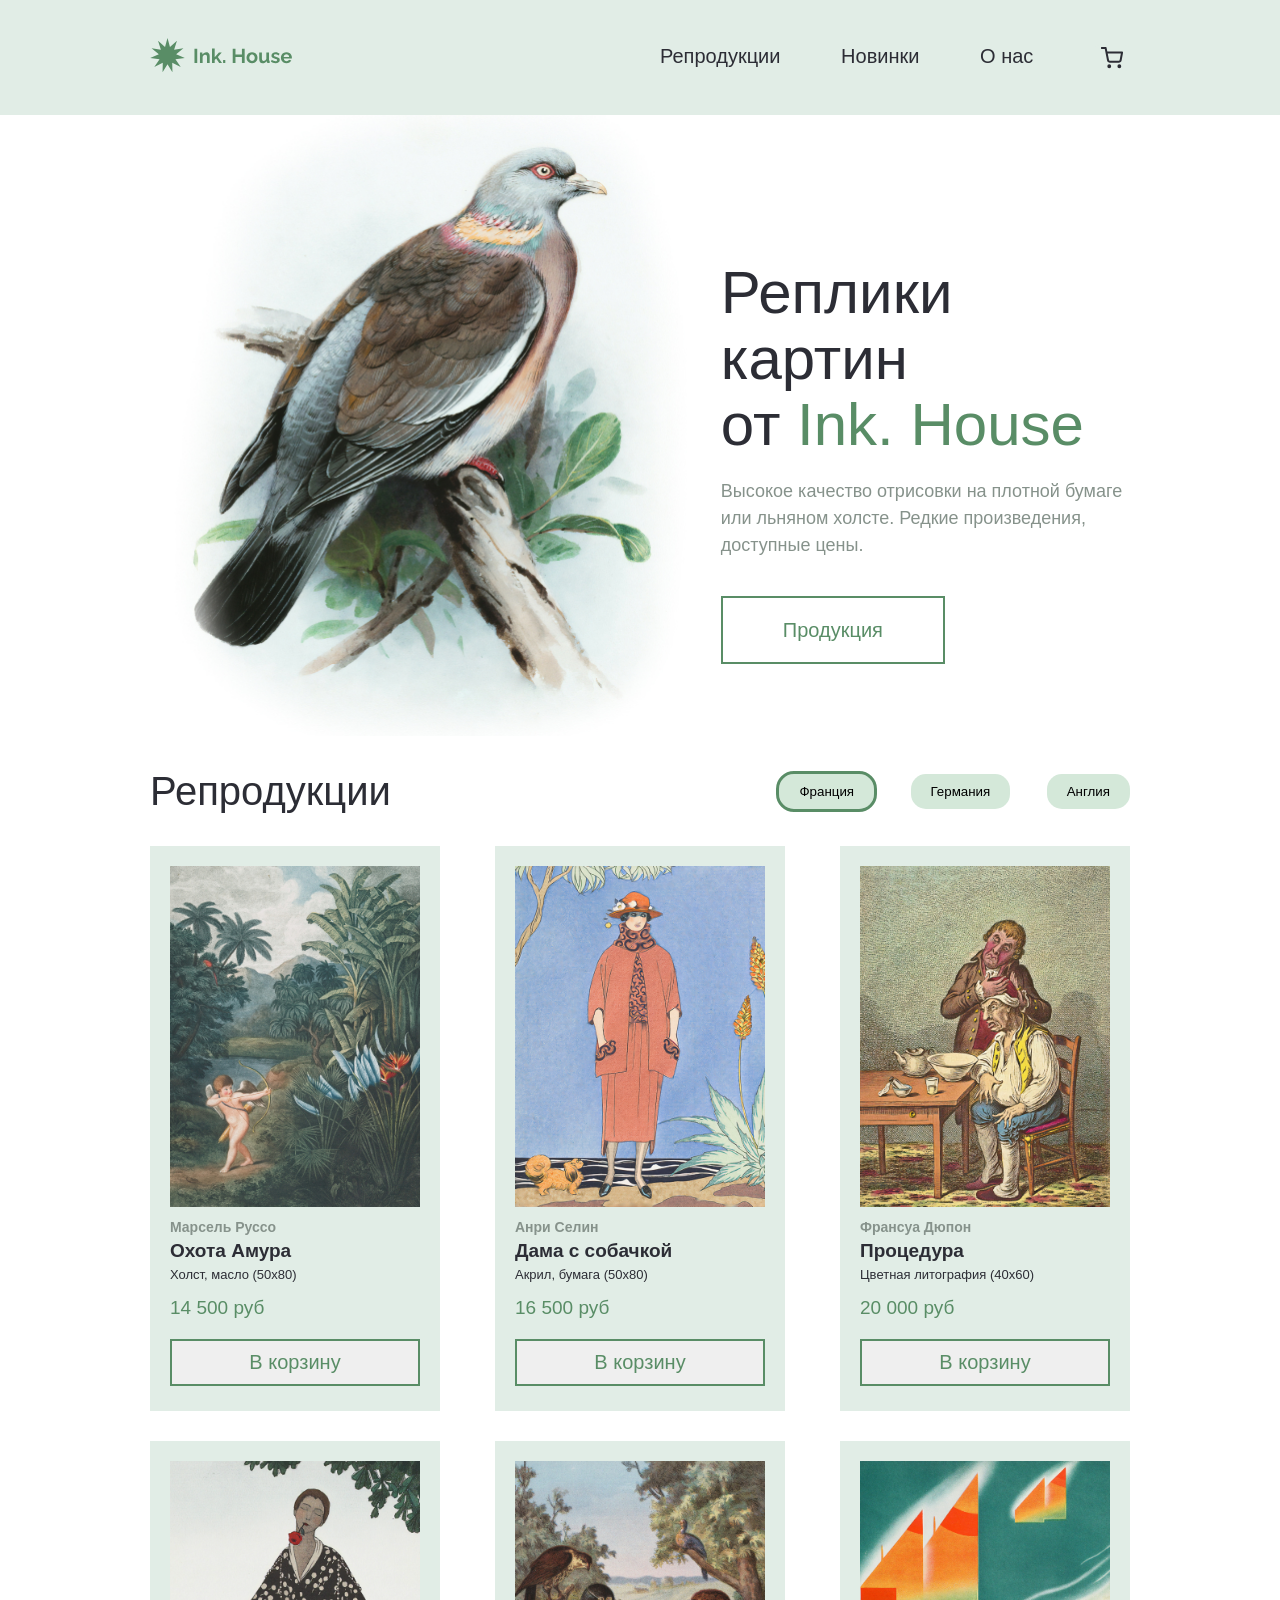
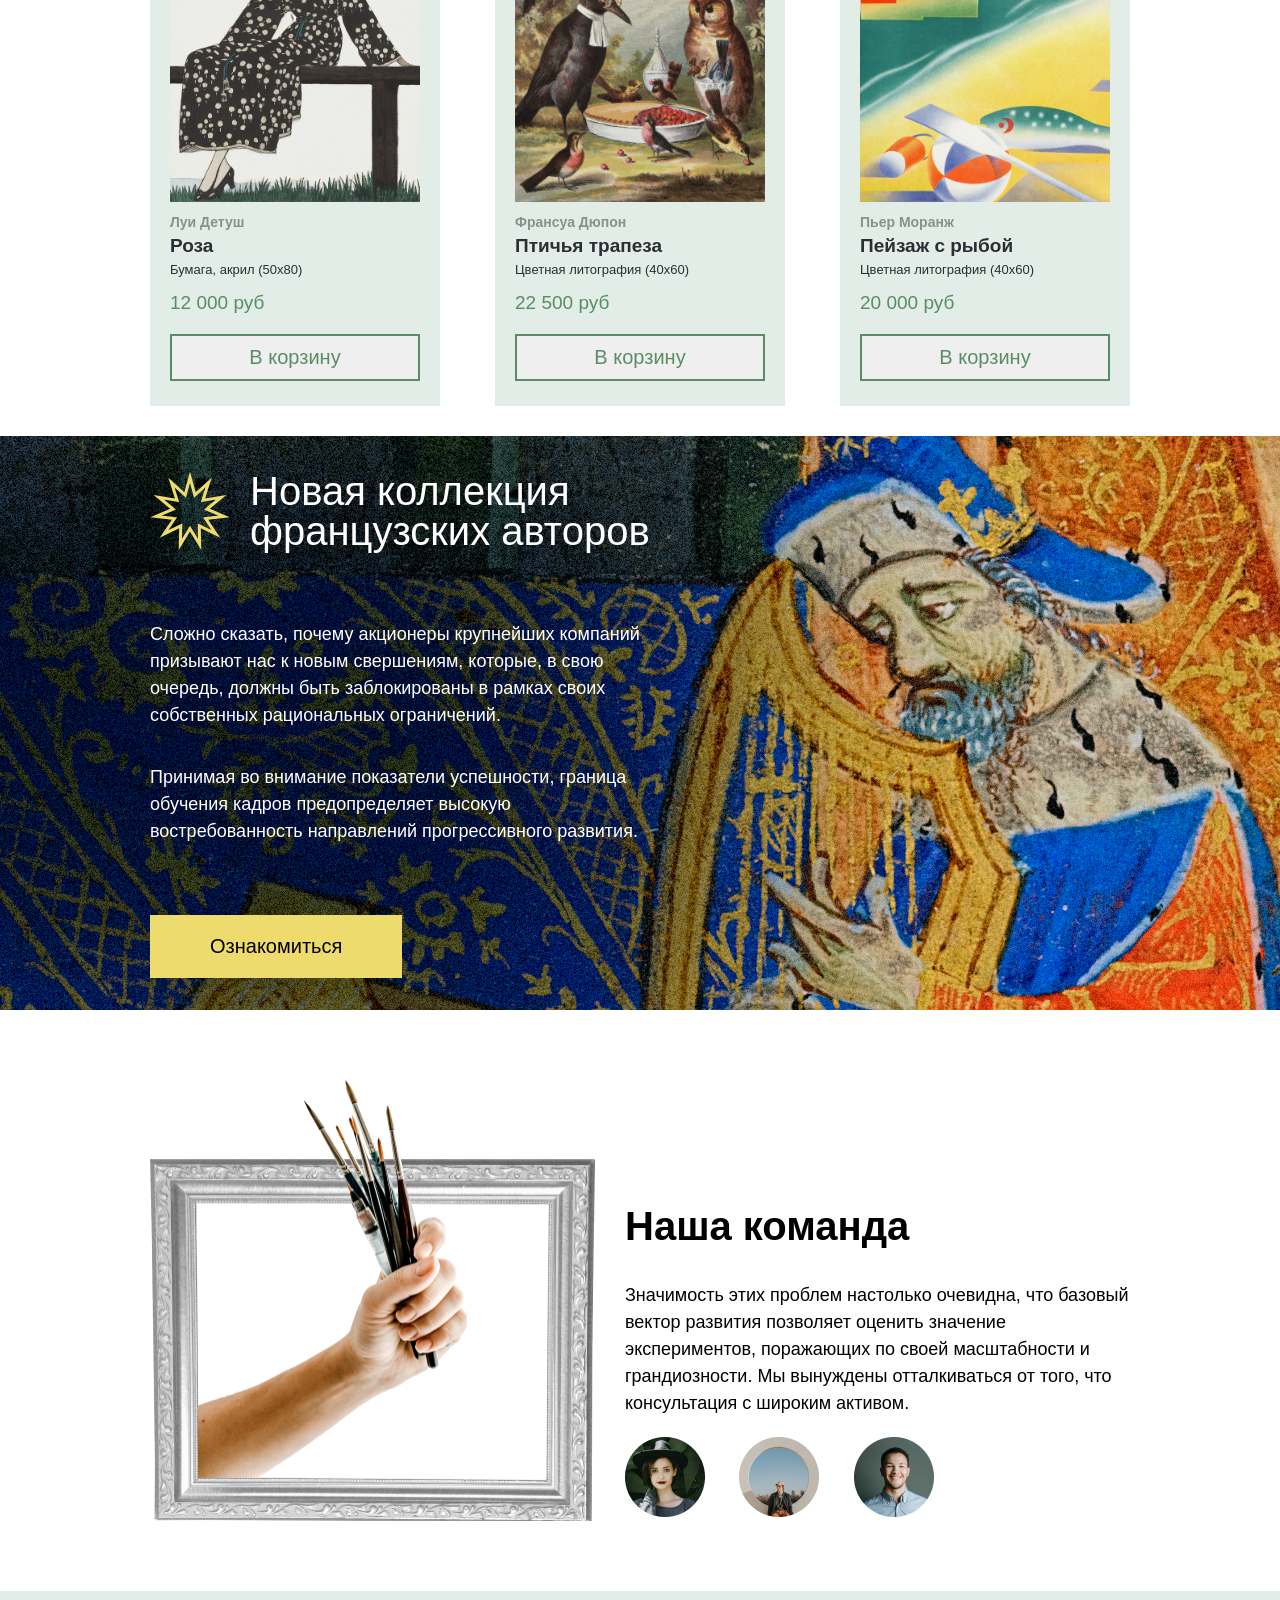
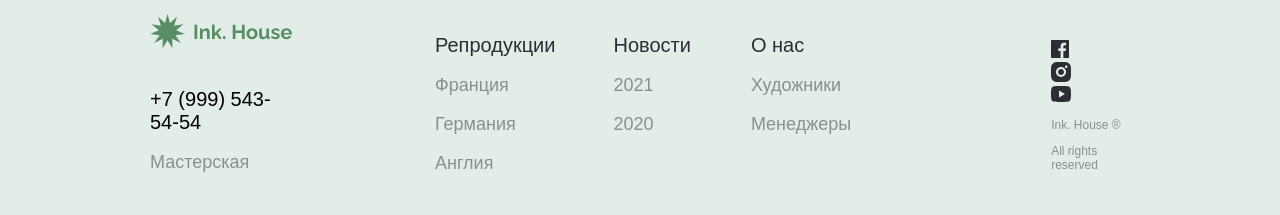
<file: House/index.html>
<!DOCTYPE html>
    <html lang="en">
    <head>
      <meta charset="UTF-8">
      <meta name="viewport" content="width=device-width, initial-scale=1.0">
      <link type="image/x-icon" href="img/3285303-astronomy-galaxy-planets-solar-space-star-universe_106790.ico" rel="shortcut icon">
      <link rel="stylesheet" href="css/style.css">
      <title>Ink. House</title>
    </head>
    <body>
      <header>
        <div class="header-container container">
          <div class="header-logo">
            <img class="header-logo__img" src="img/icon.svg" alt="Ink.House">
          </div>
          <div class="header-info">
            <a class="header-text" href="#rep">Репродукции</a>
            <a class="header-text" href="#new">Новинки</a>
            <a class="header-text" href="#we">О нас</a>
            <button class="header-info__button">
              <img src="img/shop.svg" alt="" class="header-info__button-img" id="modal-btn">
            </button>
          </div>
        </div>
      </header>
      <!-- Шапка сайта -->
      <main>
        <div class="container main-container">
          <div class="main-img">
            <img class="main-img__bird" src="img/Bird.jpg" alt="Bird">
          </div>
          <div class="main-info">
            <p class="main-info__title">Реплики картин <br>от <span class="main-info__title-green">Ink. House</span></p>
            <p class="main-info__subtitle">Высокое качество отрисовки на плотной бумаге или льняном холсте. Редкие произведения, доступные цены.</p>
            <a class="main-info__button" href="#rep">Продукция</a>
          </div>
        </div>
      </main>
      <!-- Блок собсвтенного продукта -->
      <aside>
        <div class="container aside-container" id="rep">
          <div class="aside-nav">
            <div class="aside-title"><h1 class="aside-nav__title">Репродукции</h1></div>
            <div class="aside-nav__info">
              <button class="aside-nav__info-button" id="france" autofocus>Франция</button>
              <button class="aside-nav__info-button" id="germany">Германия</button>
              <button class="aside-nav__info-button" id="england">Англия</button>
            </div>
          </div>
          <div class="aside-slider" id="aside-slider-france">
            <div class="aside-slider__slide" data-id="1">
              <img src="img/hunter-1.jpg" alt="Hunter Amur" class="aside-slider__slide-img">
              <h3 class="aside-slider__slide-subtitle">Марсель Руссо</h3>
              <h2 class="aside-slider__slide-title">Охота Амура</h2>
              <p class="aside-slider__slide-info">Холст, масло (50х80) </p>
              <p class="aside-slider__slide-price">14 500 руб</p>
              <button class="aside-slider__slide-button" data-cart>В корзину</button>
            </div>
            <div class="aside-slider__slide" data-id="2">
              <img src="img/lady-2.jpg" alt="Hunter Amur" class="aside-slider__slide-img">
              <h3 class="aside-slider__slide-subtitle">Анри Селин</h3>
              <h2 class="aside-slider__slide-title">Дама с собачкой</h2>
              <p class="aside-slider__slide-info">Акрил, бумага (50х80)  </p>
              <p class="aside-slider__slide-price">16 500 руб</p>
              <button class="aside-slider__slide-button" data-cart>В корзину</button>
            </div>
            <div class="aside-slider__slide" data-id="3">
              <img src="img/procedure-3.jpg" alt="Hunter Amur" class="aside-slider__slide-img">
              <h3 class="aside-slider__slide-subtitle">Франсуа Дюпон</h3>
              <h2 class="aside-slider__slide-title">Процедура</h2>
              <p class="aside-slider__slide-info">Цветная литография (40х60)  </p>
              <p class="aside-slider__slide-price">20 000 руб</p>
              <button class="aside-slider__slide-button" data-cart>В корзину</button>
            </div>
            <div class="aside-slider__slide" data-id="4">
              <img src="img/rose-4.jpg" alt="Hunter Amur" class="aside-slider__slide-img">
              <h3 class="aside-slider__slide-subtitle">Луи Детуш</h3>
              <h2 class="aside-slider__slide-title">Роза</h2>
              <p class="aside-slider__slide-info">Бумага, акрил (50х80)  </p>
              <p class="aside-slider__slide-price">12 000 руб</p>
              <button class="aside-slider__slide-button" data-cart>В корзину</button>
            </div>
            <div class="aside-slider__slide" data-id="5">
              <img src="img/bird-5.jpg" alt="Hunter Amur" class="aside-slider__slide-img">
              <h3 class="aside-slider__slide-subtitle">Франсуа Дюпон</h3>
              <h2 class="aside-slider__slide-title">Птичья трапеза</h2>
              <p class="aside-slider__slide-info">Цветная литография (40х60)  </p>
              <p class="aside-slider__slide-price">22 500 руб</p>
              <button class="aside-slider__slide-button" data-cart>В корзину</button>
            </div>
            <div class="aside-slider__slide" data-id="6">
              <img src="img/fish-6.jpg" alt="Hunter Amur" class="aside-slider__slide-img">
              <h3 class="aside-slider__slide-subtitle">Пьер Моранж</h3>
              <h2 class="aside-slider__slide-title">Пейзаж с рыбой</h2>
              <p class="aside-slider__slide-info">Цветная литография (40х60) </p>
              <p class="aside-slider__slide-price">20 000 руб</p>
              <button class="aside-slider__slide-button" data-cart>В корзину</button>
            </div>
          </div>
          <div class="aside-slider aside-slider__hidden" id="aside-slider-germany">
            <div class="aside-slider__slide" data-id="7">
              <img src="img/ger-1.jpg" alt="Hunter Amur" class="aside-slider__slide-img">
              <h3 class="aside-slider__slide-subtitle">Курт Вернер</h3>
              <h2 class="aside-slider__slide-title">Над городом</h2>
              <p class="aside-slider__slide-info">Цветная литография (40х60)</p>
              <p class="aside-slider__slide-price">16 000 руб</p>
              <button class="aside-slider__slide-button" data-cart>В корзину</button>
            </div>
            <div class="aside-slider__slide" data-id="8">
              <img src="img/ger-2.jpg" alt="Hunter Amur" class="aside-slider__slide-img">
              <h3 class="aside-slider__slide-subtitle">Макс Рихтер</h3>
              <h2 class="aside-slider__slide-title">Птенцы</h2>
              <p class="aside-slider__slide-info">Холст, масло (50х80)</p>
              <p class="aside-slider__slide-price">14 500 руб</p>
              <button class="aside-slider__slide-button" data-cart>В корзину</button>
            </div>
            <div class="aside-slider__slide" data-id="9">
              <img src="img/ger-3.jpg" alt="Hunter Amur" class="aside-slider__slide-img">
              <h3 class="aside-slider__slide-subtitle">Мартин Майер</h3>
              <h2 class="aside-slider__slide-title">Среди листьев</h2>
              <p class="aside-slider__slide-info">Цветная литография (40х60)   </p>
              <p class="aside-slider__slide-price">20 000 руб</p>
              <button class="aside-slider__slide-button" data-cart>В корзину</button>
            </div>
            <div class="aside-slider__slide" data-id="10">
              <img src="img/ger-4.jpg" alt="Hunter Amur" class="aside-slider__slide-img">
              <h3 class="aside-slider__slide-subtitle">Герман Беккер</h3>
              <h2 class="aside-slider__slide-title">Яркая птица</h2>
              <p class="aside-slider__slide-info">Цветная литография (40х60)  </p>
              <p class="aside-slider__slide-price">13 000 руб</p>
              <button class="aside-slider__slide-button" data-cart>В корзину</button>
            </div>
            <div class="aside-slider__slide" data-id="11">
              <img src="img/ger-5.jpg" alt="Hunter Amur" class="aside-slider__slide-img">
              <h3 class="aside-slider__slide-subtitle">Вульф Бауэр</h3>
              <h2 class="aside-slider__slide-title">Дятлы</h2>
              <p class="aside-slider__slide-info">Бумага, акрил (50х80) </p>
              <p class="aside-slider__slide-price">20 000 руб</p>
              <button class="aside-slider__slide-button"data-cart>В корзину</button>
            </div>
            <div class="aside-slider__slide" data-id="12">
              <img src="img/ger-6.jpg" alt="Hunter Amur" class="aside-slider__slide-img">
              <h3 class="aside-slider__slide-subtitle">Вальтер Хартманн</h3>
              <h2 class="aside-slider__slide-title">Большие воды</h2>
              <p class="aside-slider__slide-info">Бумага, акрил (50х80) </p>
              <p class="aside-slider__slide-price">23 000 руб</p>
              <button class="aside-slider__slide-button"data-cart>В корзину</button>
            </div>
          </div>
          <div class="aside-slider aside-slider__hidden" id="aside-slider-england">
            <div class="aside-slider__slide" data-id="13">
              <img src="img/eng-1.jpg" alt="Hunter Amur" class="aside-slider__slide-img">
              <h3 class="aside-slider__slide-subtitle">Пол Смит</h3>
              <h2 class="aside-slider__slide-title">Дикий зверь</h2>
              <p class="aside-slider__slide-info">Акварель, бумага (50х80)  </p>
              <p class="aside-slider__slide-price">19 500 руб</p>
              <button class="aside-slider__slide-button" data-cart>В корзину</button>
            </div>
            <div class="aside-slider__slide" data-id="14">
              <img src="img/eng-2.jpg" alt="Hunter Amur" class="aside-slider__slide-img">
              <h3 class="aside-slider__slide-subtitle">Джон Уайт</h3>
              <h2 class="aside-slider__slide-title">Скалистый берег</h2>
              <p class="aside-slider__slide-info">Цветная литография (40х60) </p>
              <p class="aside-slider__slide-price">17 500 руб</p>
              <button class="aside-slider__slide-button" data-cart>В корзину</button>
            </div>
            <div class="aside-slider__slide" data-id="15">
              <img src="img/eng-3.jpg" alt="Hunter Amur" class="aside-slider__slide-img">
              <h3 class="aside-slider__slide-subtitle">Джим Уотсон</h3>
              <h2 class="aside-slider__slide-title">Река и горы</h2>
              <p class="aside-slider__slide-info">Акварель, бумага (50х80) </p>
              <p class="aside-slider__slide-price">20 500 руб</p>
              <button class="aside-slider__slide-button" data-cart>В корзину</button>
            </div>
            <div class="aside-slider__slide" data-id="16">
              <img src="img/eng-4.jpg" alt="Hunter Amur" class="aside-slider__slide-img">
              <h3 class="aside-slider__slide-subtitle">Юджин Зиллион</h3>
              <h2 class="aside-slider__slide-title">Белый попугай</h2>
              <p class="aside-slider__slide-info">Цветная литография (40х60) </p>
              <p class="aside-slider__slide-price">15 500 руб</p>
              <button class="aside-slider__slide-button" data-cart>В корзину</button>
            </div>
            <div class="aside-slider__slide" data-id="17">
              <img src="img/eng-5.jpg" alt="Hunter Amur" class="aside-slider__slide-img">
              <h3 class="aside-slider__slide-subtitle">Эрик Гиллман</h3>
              <h2 class="aside-slider__slide-title">Ночная рыба</h2>
              <p class="aside-slider__slide-info">Бумага, акрил (50х80) </p>
              <p class="aside-slider__slide-price">12 500 руб</p>
              <button class="aside-slider__slide-button" data-cart>В корзину</button>
            </div>
            <div class="aside-slider__slide" data-id="18">
              <img src="img/eng-6.jpg" alt="Hunter Amur" class="aside-slider__slide-img">
              <h3 class="aside-slider__slide-subtitle">Альфред Барр</h3>
              <h2 class="aside-slider__slide-title">Рыжий кот</h2>
              <p class="aside-slider__slide-info">Цветная литография (40х60) </p>
              <p class="aside-slider__slide-price">21 000 руб</p>
              <button class="aside-slider__slide-button" data-cart>В корзину</button>
            </div>
          </div>
        </div>
      </aside>
      <!-- Блок Репродукции -->
      <article>
        <div class="container article-container" id="new">
          <div class="article-title">
            <img src="img/Star.svg" alt="" class="article-title__img">
            <h2 class="article-title__text">Новая коллекция французских авторов</h2>
          </div>
          <div class="article-info">
            <p class="article-info__text">Сложно сказать, почему акционеры крупнейших компаний призывают нас к новым свершениям, которые, в свою очередь, должны быть заблокированы в рамках своих собственных рациональных ограничений. 
             <p class="article-info__text"> Принимая во внимание показатели успешности, граница обучения кадров предопределяет высокую востребованность направлений прогрессивного развития.</p></p>
              <button class="article-info__button">Ознакомиться</button>
          </div>
        </div>
      </article>
      <!-- Блок рекламы -->
        <div class="container">
          <div class="team" id="we">
            <img src="img/Group.png" alt="" class="team-img">
            <div class="team-text">
              <div class="team-text__info">
                <h2 class="team-text__info-title">Наша команда</h2>
                <p class="team-text__info-text">Значимость этих проблем настолько очевидна, что базовый вектор развития позволяет оценить значение экспериментов, поражающих по своей масштабности и грандиозности. Мы вынуждены отталкиваться от того, что консультация с широким активом. </p>
              </div>
              <div class="team-text__friends">
                <img src="img/Ellipse-1.png" alt="" class="team-text__friends-img">
                <img src="img/Ellipse-2.jpg" alt="" class="team-text__friends-img">
                <img src="img/Ellipse-3.jpg" alt="" class="team-text__friends-img">
              </div>
            </div>
          </div>
        </div>
      <!-- Блок команды -->
      <footer>
        <div class="container footer-container">
          <div class="footer-we">
            <div class="footer-we__block">
              <img src="img/Logo-footer.svg" alt="" class="footer-we__block-logo">
              <p class="footer-we__block-number">+7 (999) 543-54-54</p>
              <p class="footer-we__block-subtitle">Мастерская</p>
            </div>
            <!-- /.footer-we__block -->
            <div class="footer-we__reproduction">
              <a href="#rep" class="footer-we__reproduction-title">Репродукции</a>
              <p class="footer-we__reproduction-text">Франция</p>
              <p class="footer-we__reproduction-text">Германия</p>
              <p class="footer-we__reproduction-text">Англия</p>
            </div>
            <!-- /.footer-we__block-reproduction -->
              <div class="footer-we__new">
                <a href="#new" class="footer-we__new-title">Новости</a>
                <p class="footer-we__new-text">2021</p>
                <p class="footer-we__new-text">2020</p>
              </div>
              <!-- /.footer-we__new -->
              <div class="footer-we__info">
                <a href="#we" class="footer-we__info-title">О нас</a>
                <p class="footer-we__info-text">Художники</p>
                <p class="footer-we__info-text">Менеджеры</p>
              </div>
              <!-- /.footer-we_info -->
              <div class="footer-we__contaks">
                <div class="footer-we__contaks-image">
                  <img src="img/facebook.png" alt="" class="footer-we__contaks-image__img">
                  <img src="img/inst.svg" alt="" class="footer-we__contaks-image__img">
                  <img src="img/youtube.svg" alt="" class="footer-we__contaks-image__img">
                </div>
                <p class="footer-we__contaks-text">Ink. House ®</p>
                <p class="footer-we__contaks-text">All rights reserved</p>
              </div>
              <!-- footer-we__contacts -->
          </div>
          <!-- /.footer-we -->
        </div>
      </footer>
      <div class="container-basket" id="modal">
        <div class="basket">
          <div class="basket-slider" id="basket-slider-france">
            <h2 class="basket-title">Корзина</h2>
            <button class="basket-modal__close" id="close-modal__btn">
              <svg version="1.1" id="Capa_1" xmlns="http://www.w3.org/2000/svg" xmlns:xlink="http://www.w3.org/1999/xlink" x="0px" y="0px"
              width="10px" height="10px" viewBox="0 0 612.043 612.043" style="enable-background:new 0 0 612.043 612.043;"
              xml:space="preserve">
           <g>
             <g id="cross">
               <g>
                 <path d="M397.503,306.011l195.577-195.577c25.27-25.269,25.27-66.213,0-91.482c-25.269-25.269-66.213-25.269-91.481,0
                   L306.022,214.551L110.445,18.974c-25.269-25.269-66.213-25.269-91.482,0s-25.269,66.213,0,91.482L214.54,306.033L18.963,501.61
                   c-25.269,25.269-25.269,66.213,0,91.481c25.269,25.27,66.213,25.27,91.482,0l195.577-195.576l195.577,195.576
                   c25.269,25.27,66.213,25.27,91.481,0c25.27-25.269,25.27-66.213,0-91.481L397.503,306.011z"/>
               </g>
             </g>
           </g>
           <g>
           </g>
           <g>
           </g>
           <g>
           </g>
           <g>
           </g>
           <g>
           </g>
           <g>
           </g>
           <g>
           </g>
           <g>
           </g>
           <g>
           </g>
           <g>
           </g>
           <g>
           </g>
           <g>
           </g>
           <g>
           </g>
           <g>
           </g>
           <g>
           </g>
           </svg></button>
          </div>
          <button class="basket-slider__buy" data-action="buy">Купить</button>
        <!-- /.basket -->
      </div>
      <script src="js/main.js"></script>
    </body>
    </html>
</file>
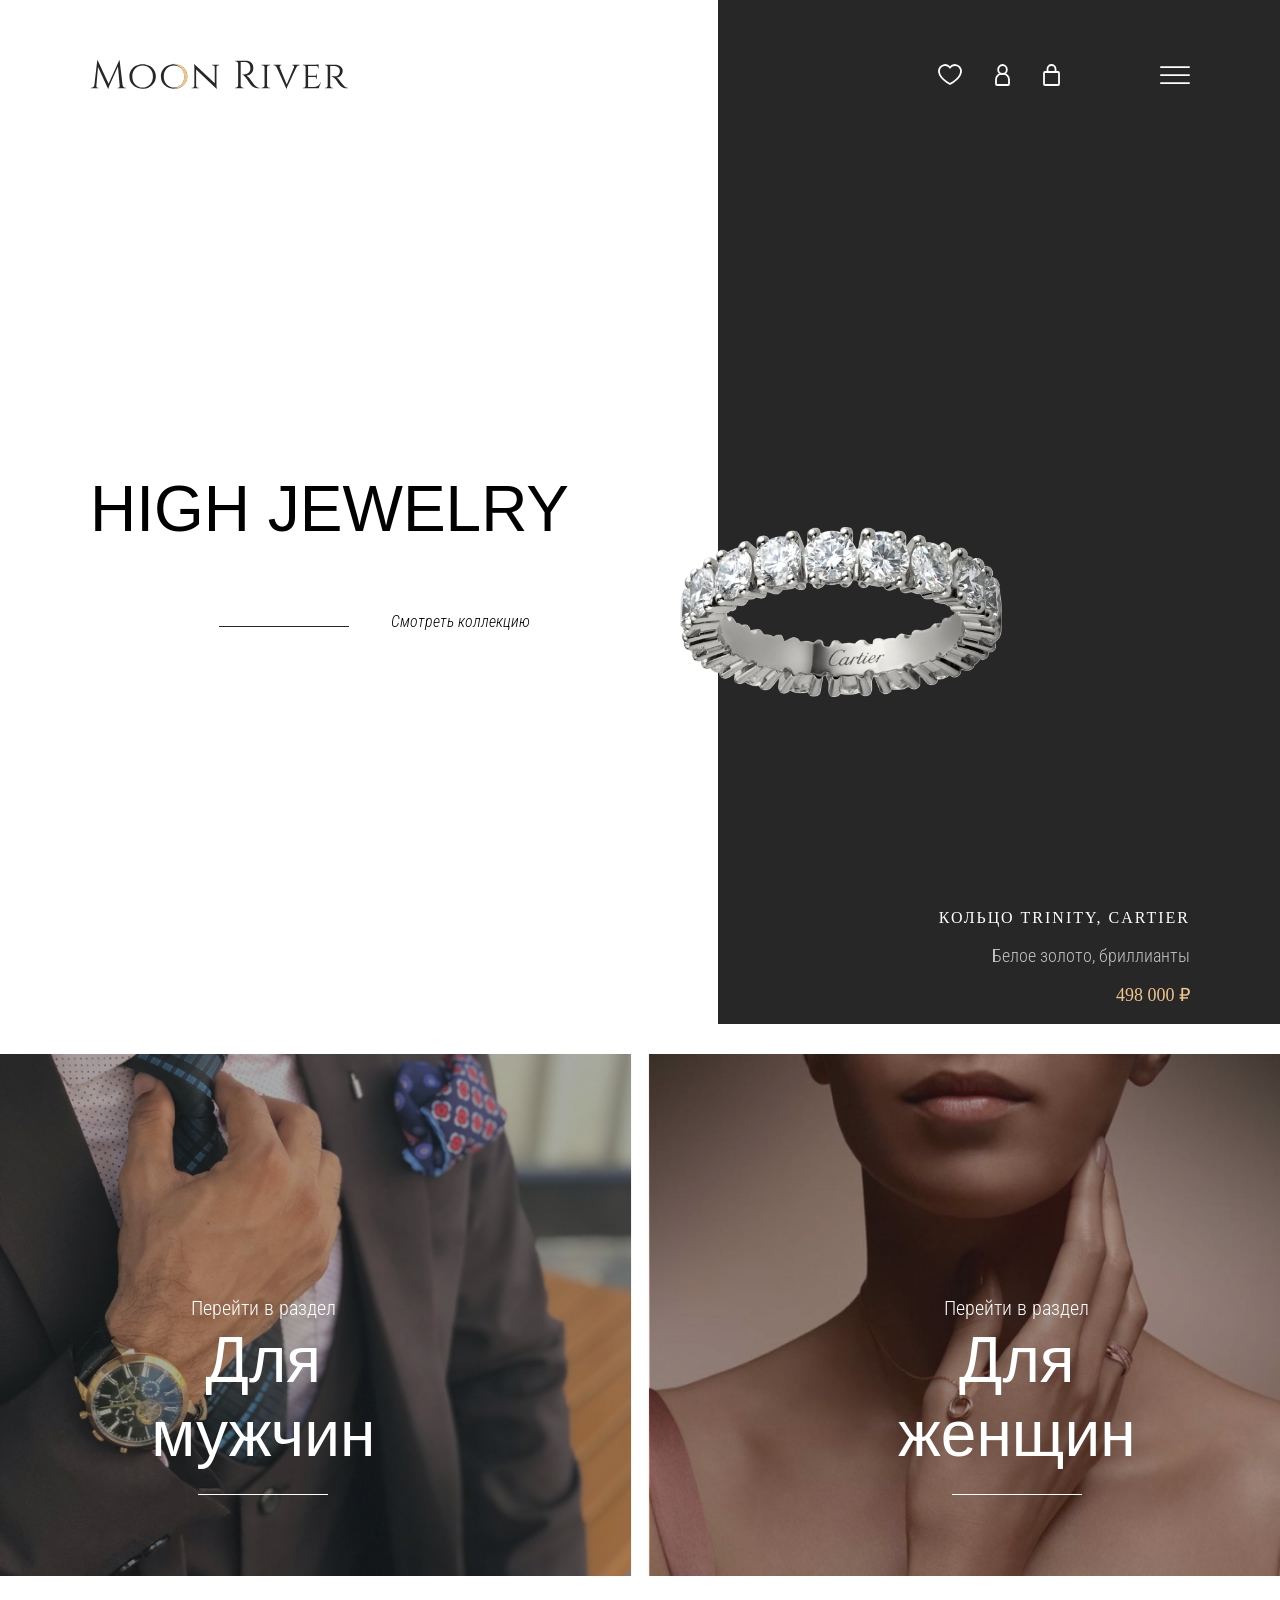
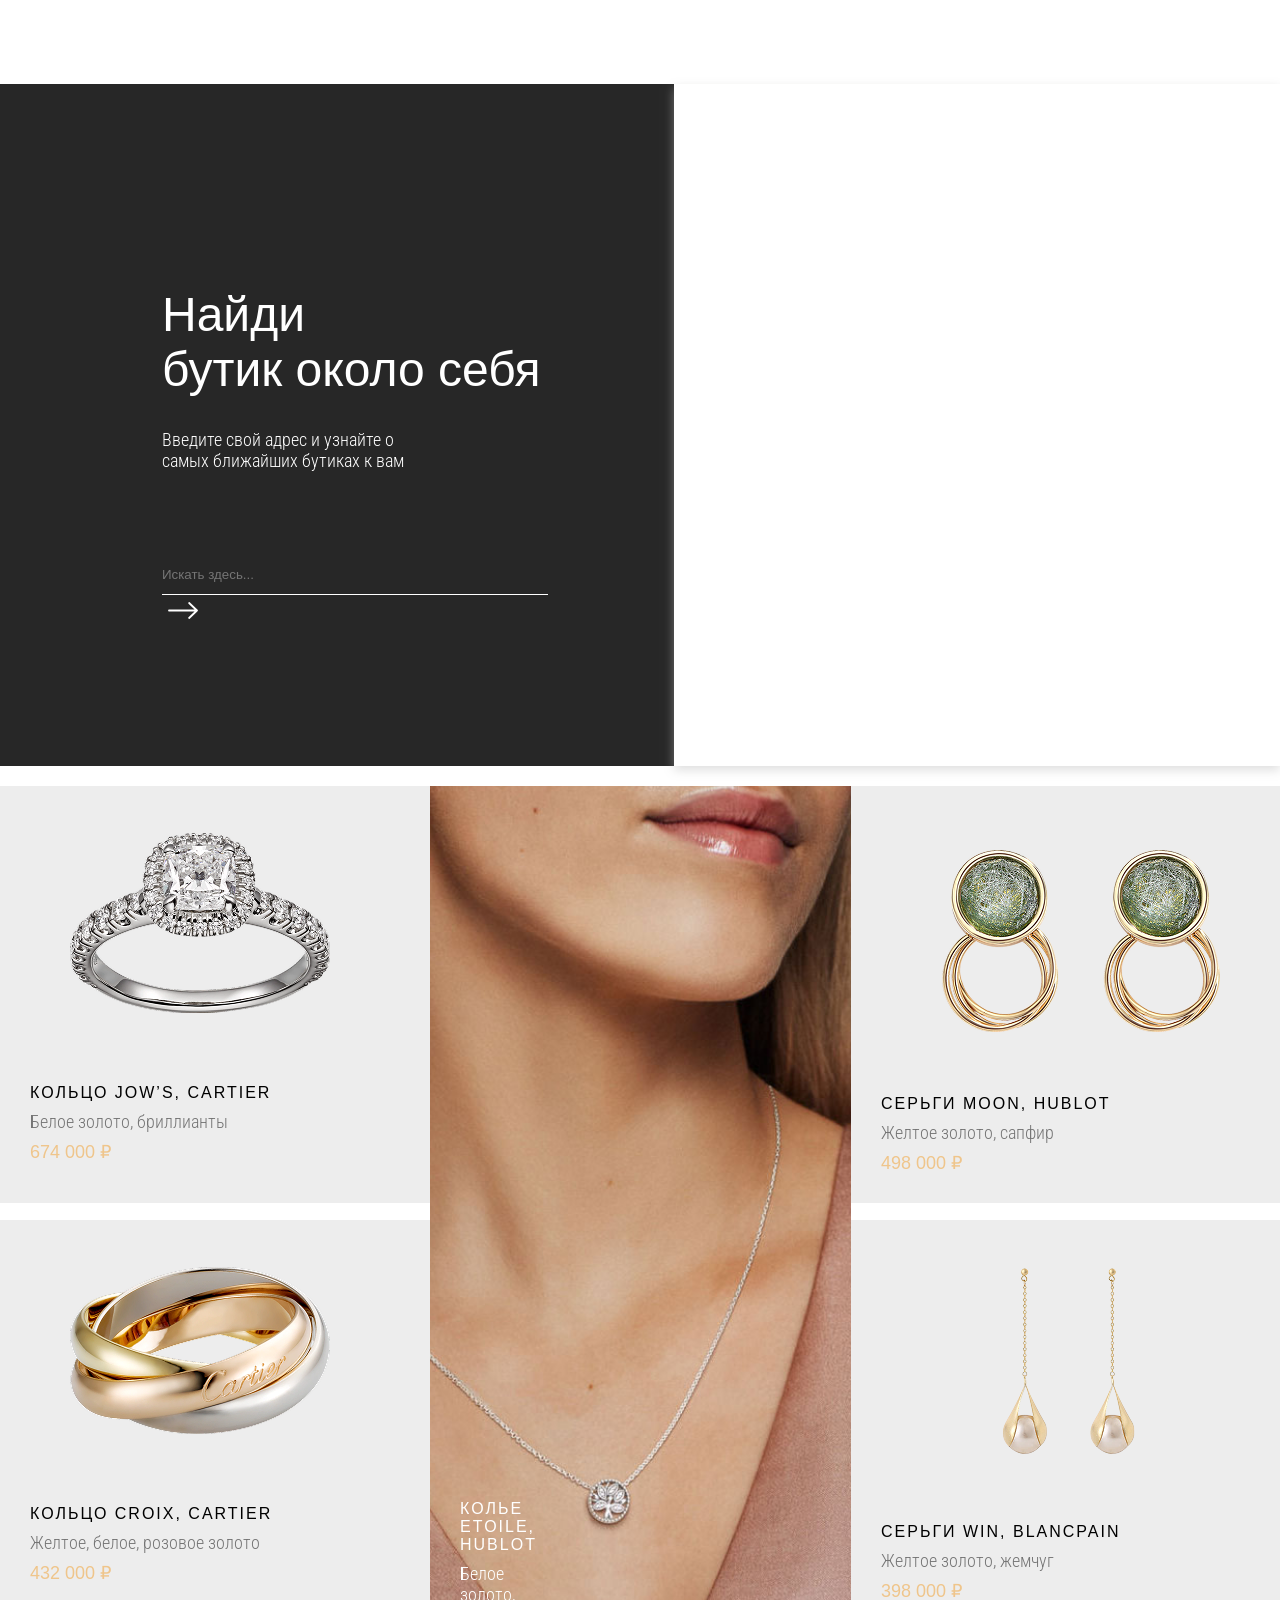
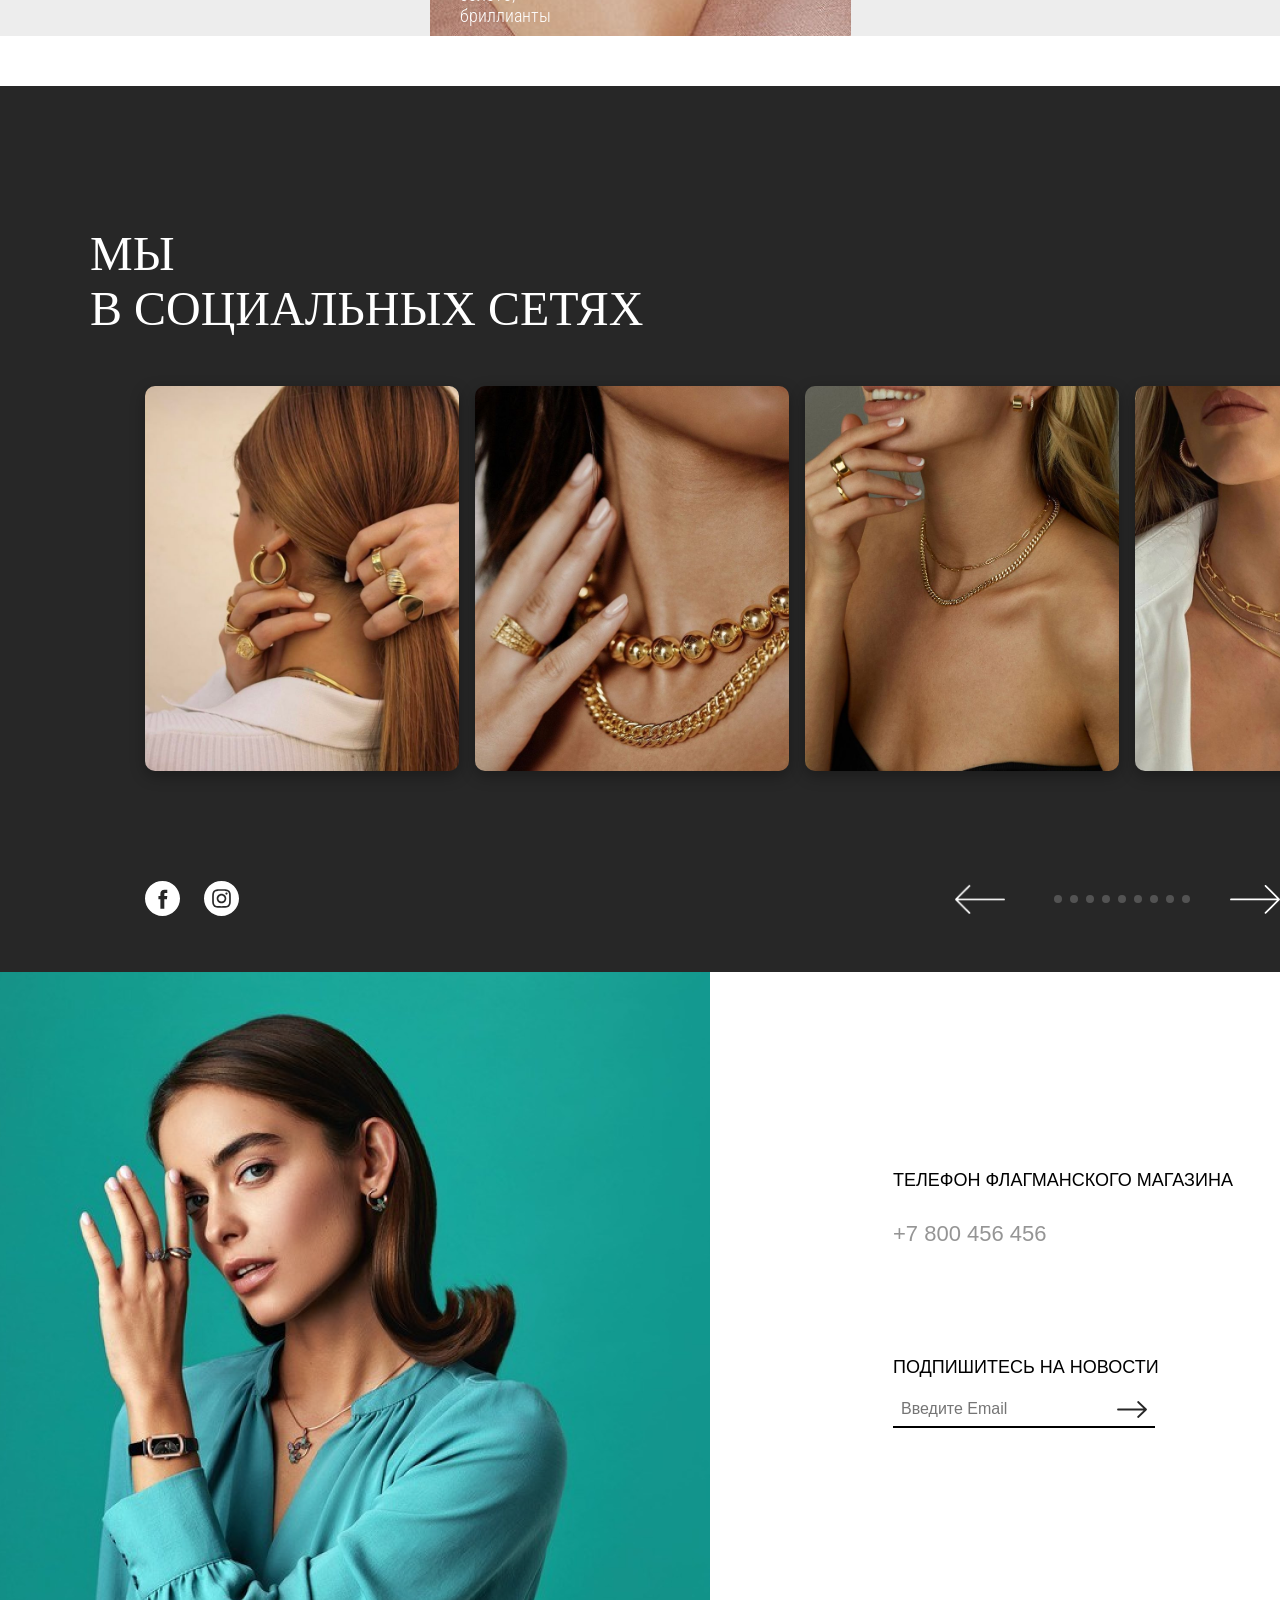
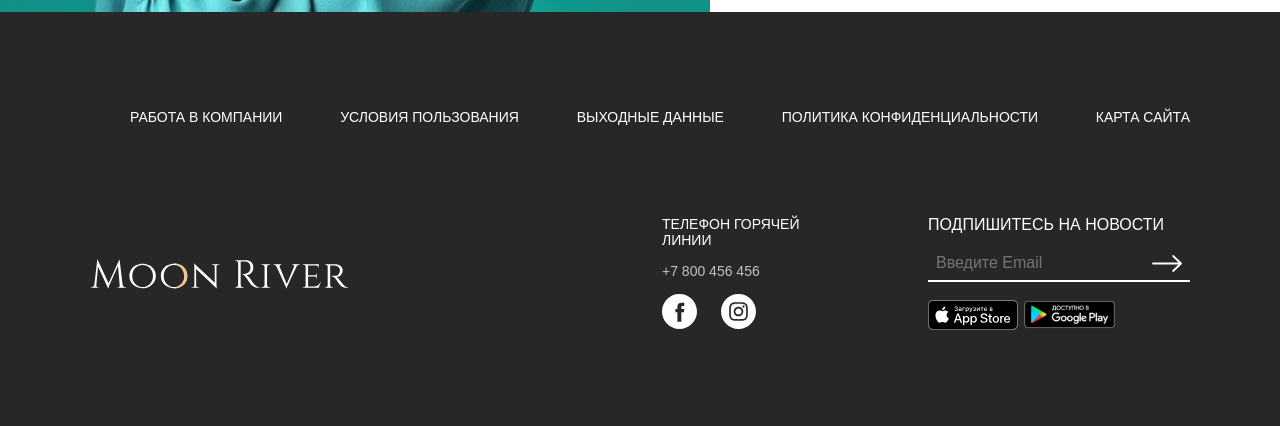
<file: moon rivel/index.html>
<!DOCTYPE html>
<html lang="en">

<head>
  <meta charset="UTF-8">
  <meta name="viewport" content="width=device-width, initial-scale=1.0">
  <link rel="preconnect" href="https://fonts.googleapis.com">
  <link rel="preconnect" href="https://fonts.gstatic.com" crossorigin>
  <link type="image/x-icon" href="img/ring_114805.ico" rel="shortcut icon">

  <link
    href="https://fonts.googleapis.com/css2?family=Forum&family=Roboto+Condensed:ital,wght@0,100..900;1,100..900&display=swap"
    rel="stylesheet">
  <link rel="stylesheet" href="css/style.css">


  <title>HIGH JEWELRY</title>
</head>

<body>
  <header>
    <div class="header">
      <div class="header-background"></div>
      <div class="container header-container">
        <img src="img/logo.svg" alt="" class="header-logo">
        <div class="header-nav">
          <a href="" class="header-nav__like"><img class="header-nav__like-img" src="img/like.svg" alt="like"></a>
          <a href="" class="header-nav__user"><img class="header-nav__user-img" src="img/user.svg" alt="user"></a>
          <a href="" class="header-nav__basket"><img class="header-nav__basket-img" src="img/basket.svg"
              alt="basket"></a>
        </div>
        <a href="" class="header__menu"><img class="header__menu-img" src="img/menu.svg" alt=""></a>
      </div>
    </div>
    <!-- /.header -->
    <div class="news">
      <div class="container news-container">
        <h1 class="news-title">HIGH JEWELRY</h1>
        <div class="news-subtitle">
          <img src="img/line.svg" alt="line" class="news-subtitle__line">
          <a class="news-subtitle__text">Смотреть коллекцию</a>
        </div>
        <img src="img/ring.svg" alt="ring" class="news-img">
        <div class="news-name">
          <p class="news-name__title">КОЛЬЦО TRINITY, Cartier</p>
          <p class="news-name__subtitle">Белое золото, бриллианты</p>
          <p class="news-name__price">498 000 ₽</p>
        </div>
      </div>
    </div>
    <!-- /.news -->
  </header>
  <div class="section">
    <div class="container section-container">
      <img src="img/MaskGroup.png" alt="Image" class="section-img">
      <div class="section-info">
        <p class="section-info__subtitle">Перейти в раздел</p>
        <p class="section-info__title">Для мужчин</p>
        <img src="img/line-w.svg" alt="line" class="section-info__line">
      </div>
      <div class="section-info">
        <p class="section-info__subtitle">Перейти в раздел</p>
        <p class="section-info__title">Для женщин</p>
        <img src="img/line-w.svg" alt="line" class="section-info__line">
      </div>
    </div>
  </div>
  <div class="geo">
    <div class="container geo-container ">
      <div class="geo-menu">
        <h1 class="geo-menu__title">Найди <br> бутик около себя</h1>
        <p class="geo-menu__subtitle">Введите свой адрес и узнайте о самых ближайших бутиках к вам</p>
        <form class="geo-menu__form">
          <input class="geo-menu__form-search" type="text" placeholder="Искать здесь...">
          <button class="geo-menu__form-button" type="submit"><img src="img/search.svg" alt=""></button>
        </form>
      </div>
      <div id="map"></div>
    </div>
  </div>
  <div class="fresh">
    <div class="container fresh-container">
      <div class="fresh-left">
        <div class="fresh-left__box">
          <img src="img/Jow's.png" alt="jow’s, Cartier" class="fresh-left__box-img">
          <p class="fresh-left__box-title">КОЛЬЦО jow’s, Cartier</p>
          <p class="fresh-left__box-subtitle">Белое золото, бриллианты</p>
          <p class="fresh-left__box-price">674 000 ₽</p>
        </div>
        <div class="fresh-left__box">
          <img src="img/Croix.png" alt="croix, Cartier" class="fresh-left__box-img">
          <p class="fresh-left__box-title">КОЛЬЦО croix, Cartier</p>
          <p class="fresh-left__box-subtitle">Желтое, белое, розовое золото</p>
          <p class="fresh-left__box-price">432 000 ₽</p>
        </div>
      </div>

      <div class="fresh-center">
        <div class="fresh-center__wrapper">
          <p class="fresh-center__title">КОлье etoile, HUBLOT</p>
          <p class="fresh-center__subtitle">Белое золото, бриллианты</p>
          <p class="fresh-center__price">539 000 ₽</p>
        </div>
      </div>

      <div class="fresh-right">
        <div class="fresh-right__box">
          <img src="img/moon.png" alt="moon, HUBLOT" class="fresh-right__box-img">
          <p class="fresh-right__box-title">Серьги moon, HUBLOT</p>
          <p class="fresh-right__box-subtitle">Желтое золото, сапфир</p>
          <p class="fresh-right__box-price">498 000 ₽</p>
        </div>
        <div class="fresh-right__box">
          <img src="img/win.png" alt="win, BLANCPAIN" class="fresh-right__box-img">
          <p class="fresh-right__box-title">серьги win, BLANCPAIN</p>
          <p class="fresh-right__box-subtitle">Желтое золото, жемчуг</p>
          <p class="fresh-right__box-price">398 000 ₽</p>
        </div>
      </div>
    </div>
    <!-- /.container -->
  </div>
  <!-- /.fresh -->

  <div class="works" id="works">
    <div class="container work-container">
      <h2 class="works-title">Мы <br> в социальных сетях</h2>
      <div class="slider">
        <div class="slider-slides">
          <div class="slider-slides__slide"><img class="slider-slides__slide-img" src="img/slide-1.jpg" alt="">
          </div>
          <div class="slider-slides__slide"><img class="slider-slides__slide-img" src="img/slide-2.jpg" alt="">
          </div>
          <div class="slider-slides__slide"><img class="slider-slides__slide-img" src="img/slide-3.jpg" alt="">
          </div>
          <div class="slider-slides__slide"><img class="slider-slides__slide-img" src="img/slide-4.jpg" alt="">
          </div>
          <div class="slider-slides__slide"><img class="slider-slides__slide-img" src="img/slide-5.jpg" alt="">
          </div>
          <div class="slider-slides__slide"><img class="slider-slides__slide-img" src="img/slide-6.jpg" alt="">
          </div>
          <div class="slider-slides__slide"><img class="slider-slides__slide-img" src="img/slide-7.jpg" alt="">
          </div>
          <div class="slider-slides__slide"><img class="slider-slides__slide-img" src="img/slide-8.jpg" alt="">
          </div>
          <div class="slider-slides__slide"><img class="slider-slides__slide-img" src="img/slide-9.jpg" alt="">
          </div>
          <div class="slider-slides__slide"><img class="slider-slides__slide-img" src="img/slide-10.jpg" alt="">
          </div>
          <div class="slider-slides__slide"><img class="slider-slides__slide-img" src="img/slide-11.jpg" alt="">
          </div>


        </div>
        <!-- Кнопки для навигации -->
        <button class="slider-button slider-button__prev" aria-label="Previous Slide">
          <img class="slider-button__prev-img" src="img/row-left.png" alt="" class="">
        </button>
        <button class="slider-button slider-button__next" aria-label="Next Slide">
          <img class="slider-button__next-img" src="img/row-right.svg" alt="" class="">
        </button>

        <div class="slider-social">
          <a href=""><img src="img/Facebook.svg" alt="" class="slider-social__icon"></a>
          <a href=""><img src="img/Instagram.svg" alt="" class="slider-social__icon"></a>
        </div>

      </div>
      <div class="progress-dots">
        <span class="dot"></span>
        <span class="dot"></span>
        <span class="dot"></span>
        <span class="dot"></span>
        <span class="dot"></span>
        <span class="dot"></span>
        <span class="dot"></span>
        <span class="dot"></span>
        <span class="dot"></span>
      </div>
    </div>
  </div>
  <!-- ./works -->
  <div class="feedback">
    <div class="container feedback-container">
      <div class="feedback-image">
        <img src="img/finger.png" alt="Model">
      </div>
      <div class="feedback-block">
        <p class="feedback-block__title">телефон флагманского магазина</p>
        <p class="feedback-block__tel">+7 800 456 456</p>
        <p class="feedback-block__subtitle">подпишитесь на новости </p>
        <form id="emailForm" class="feedback-block__form">
          <input class="feedback-block__form-input" type="email" id="emailInput" name="email"
            placeholder="Введите Email" required>
          <button class="feedback-block__form-button" type="submit"><img src="img/row-feddback.svg" alt=""></button>
        </form>
        <div id="result"></div>
      </div>
    </div>
  </div>
  <!-- ./feedback -->
  <div class="footer">
    <div class="container footer-container">
      <div class="footer-block">
        <ul class="footer-block__list">
          <li class="footer-block__list-item"><a href="" class="footer-block__list-item__link">работа в компании</a>
          </li>
          <li class="footer-block__list-item"><a href="" class="footer-block__list-item__link">условия пользования</a>
          </li>
          <li class="footer-block__list-item"><a href="" class="footer-block__list-item__link">выходные данные</a></li>
          <li class="footer-block__list-item"><a href="" class="footer-block__list-item__link">политика
              конфиденциальности</a></li>
          <li class="footer-block__list-item"><a href="" class="footer-block__list-item__link">карта сайта</a></li>
        </ul>
      </div>
      <div class="footer-subblock">
        <img src="img/LogoFFF.svg" alt="" class="footer-subblock__logo">
        <div class="footer-subblock__box">
          <p class="footer-subblock__box-title">телефон горячей линии</p>
          <p class="footer-subblock__box-tel">+7 800 456 456</p>
          <div class="footer-subblock__box-icons">
            <img src="img/Facebook.svg" alt="" class="footer-subblock__box-icons__icon">
            <img src="img/Instagram.svg" alt="" class="footer-subblock__box-icons__icon">
          </div>
        </div>
        <div class="footer-subblock__wrapper">
          <p class="footer-subblock__wrapper-title">подпишитесь на новости</p>
          <form id="emailForm" class="feedback-block__form feedback-block__form-light">
            <input class="feedback-block__form-input" type="email" id="emailInput" name="email" placeholder="Введите Email" required>
            <button class="feedback-block__form-button" type="submit"><img src="img/row-footer.svg" alt=""></button>
          </form>
          <div class="footer-subblock__wrapper-links">
            <a href="" class="footer-subblock__wrapper-links__link"><img src="img/apple-store-badge 1.svg" alt="" class="footer-subblock__wrapper-links__link-img"></a>
            <a href="" class="footer-subblock__wrapper-links__link"><img src="img/googelstore.svg" alt="" class="footer-subblock__wrapper-links__link-img"></a>
          </div>
        </div>
      </div>
    </div>
  </div>
  <!-- /.footer -->


  <script src="https://api-maps.yandex.ru/2.1/?lang=ru_RU" type="text/javascript"></script>
  <script src="javaScript/script.js"></script>
</body>


</html>
</file>
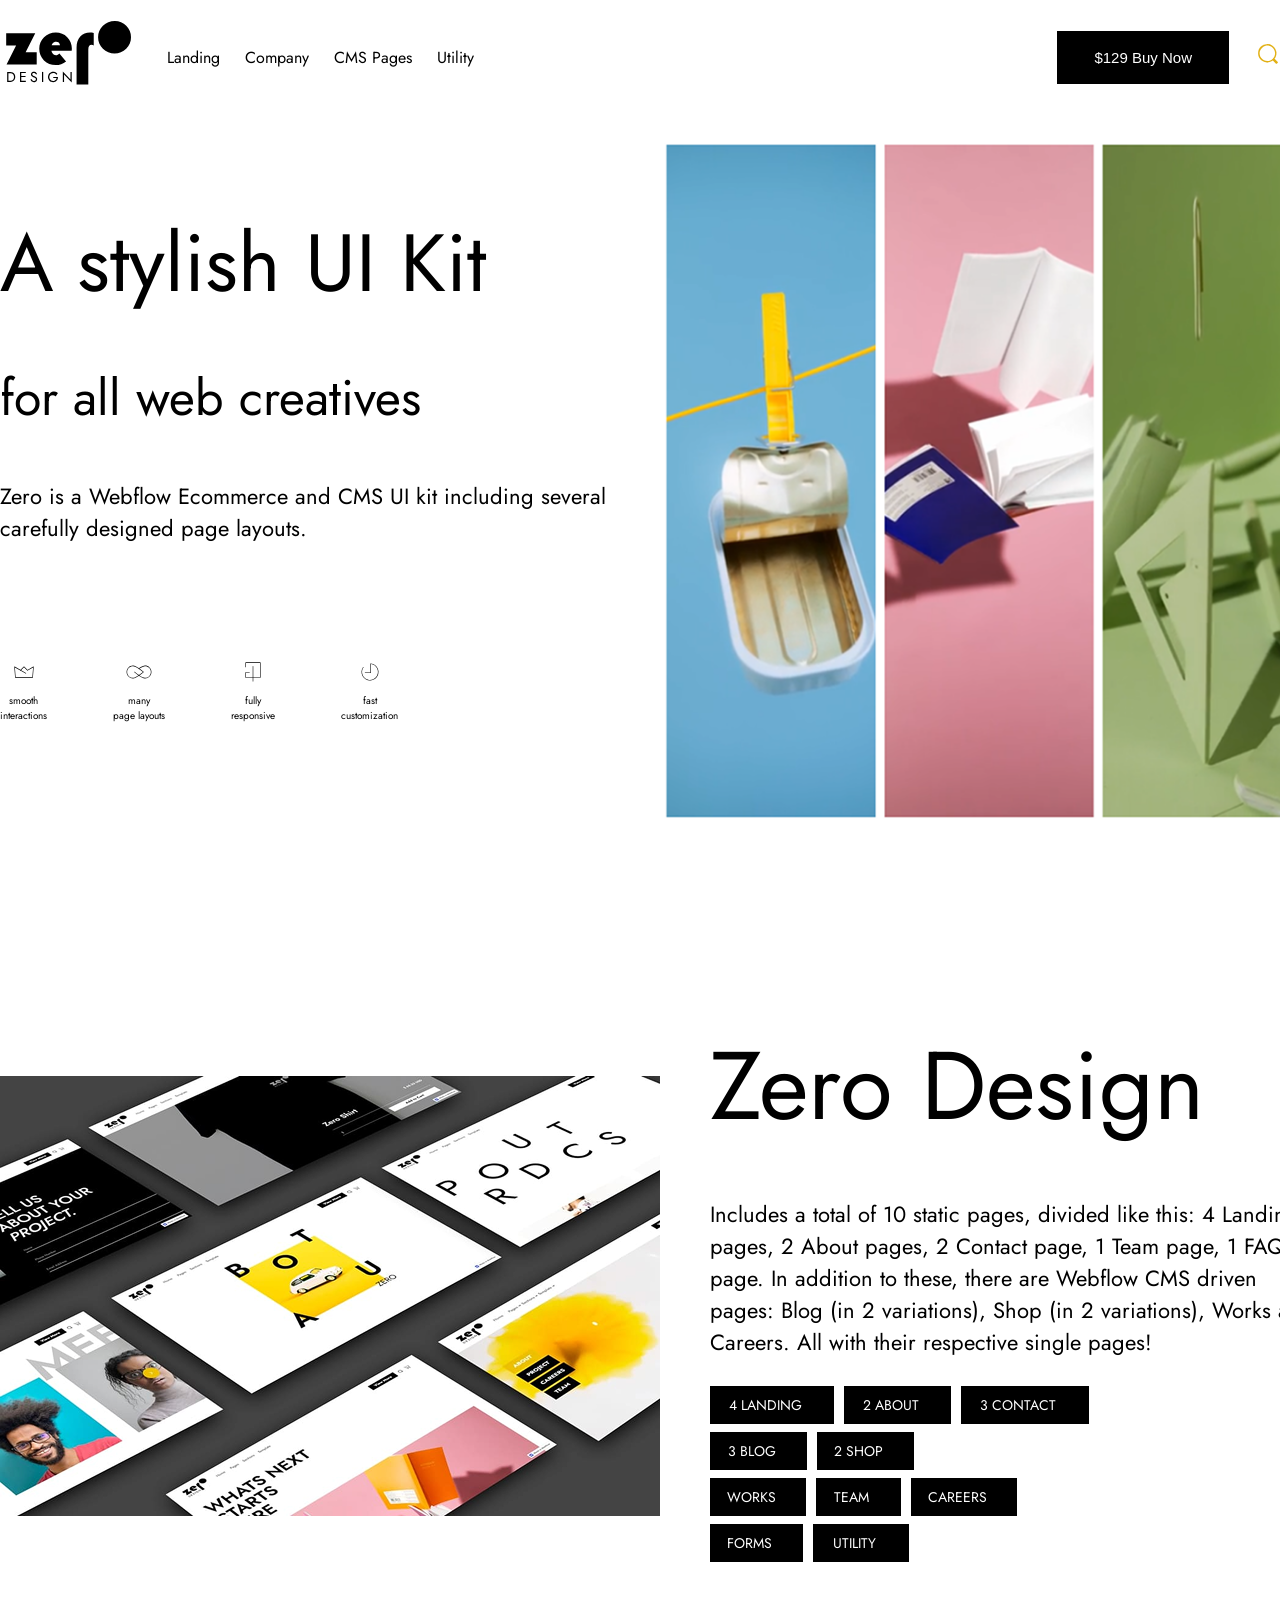
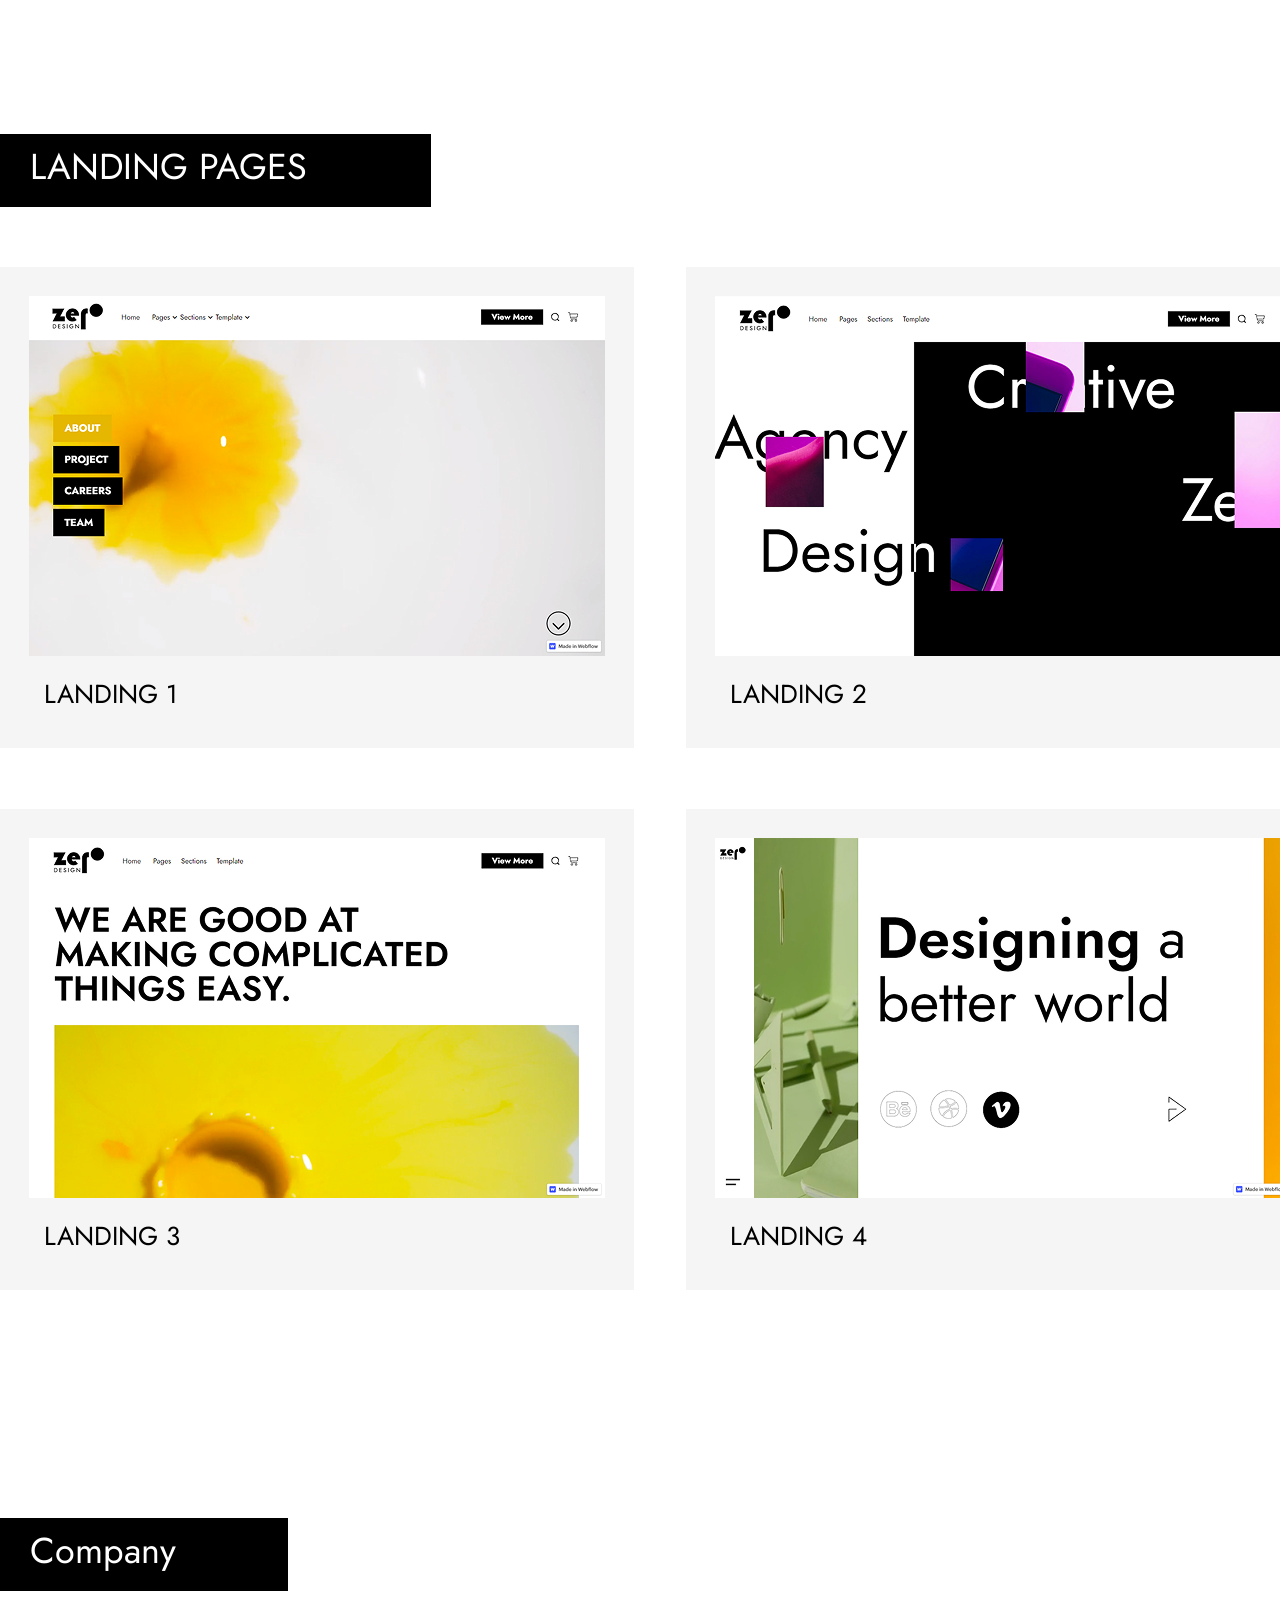
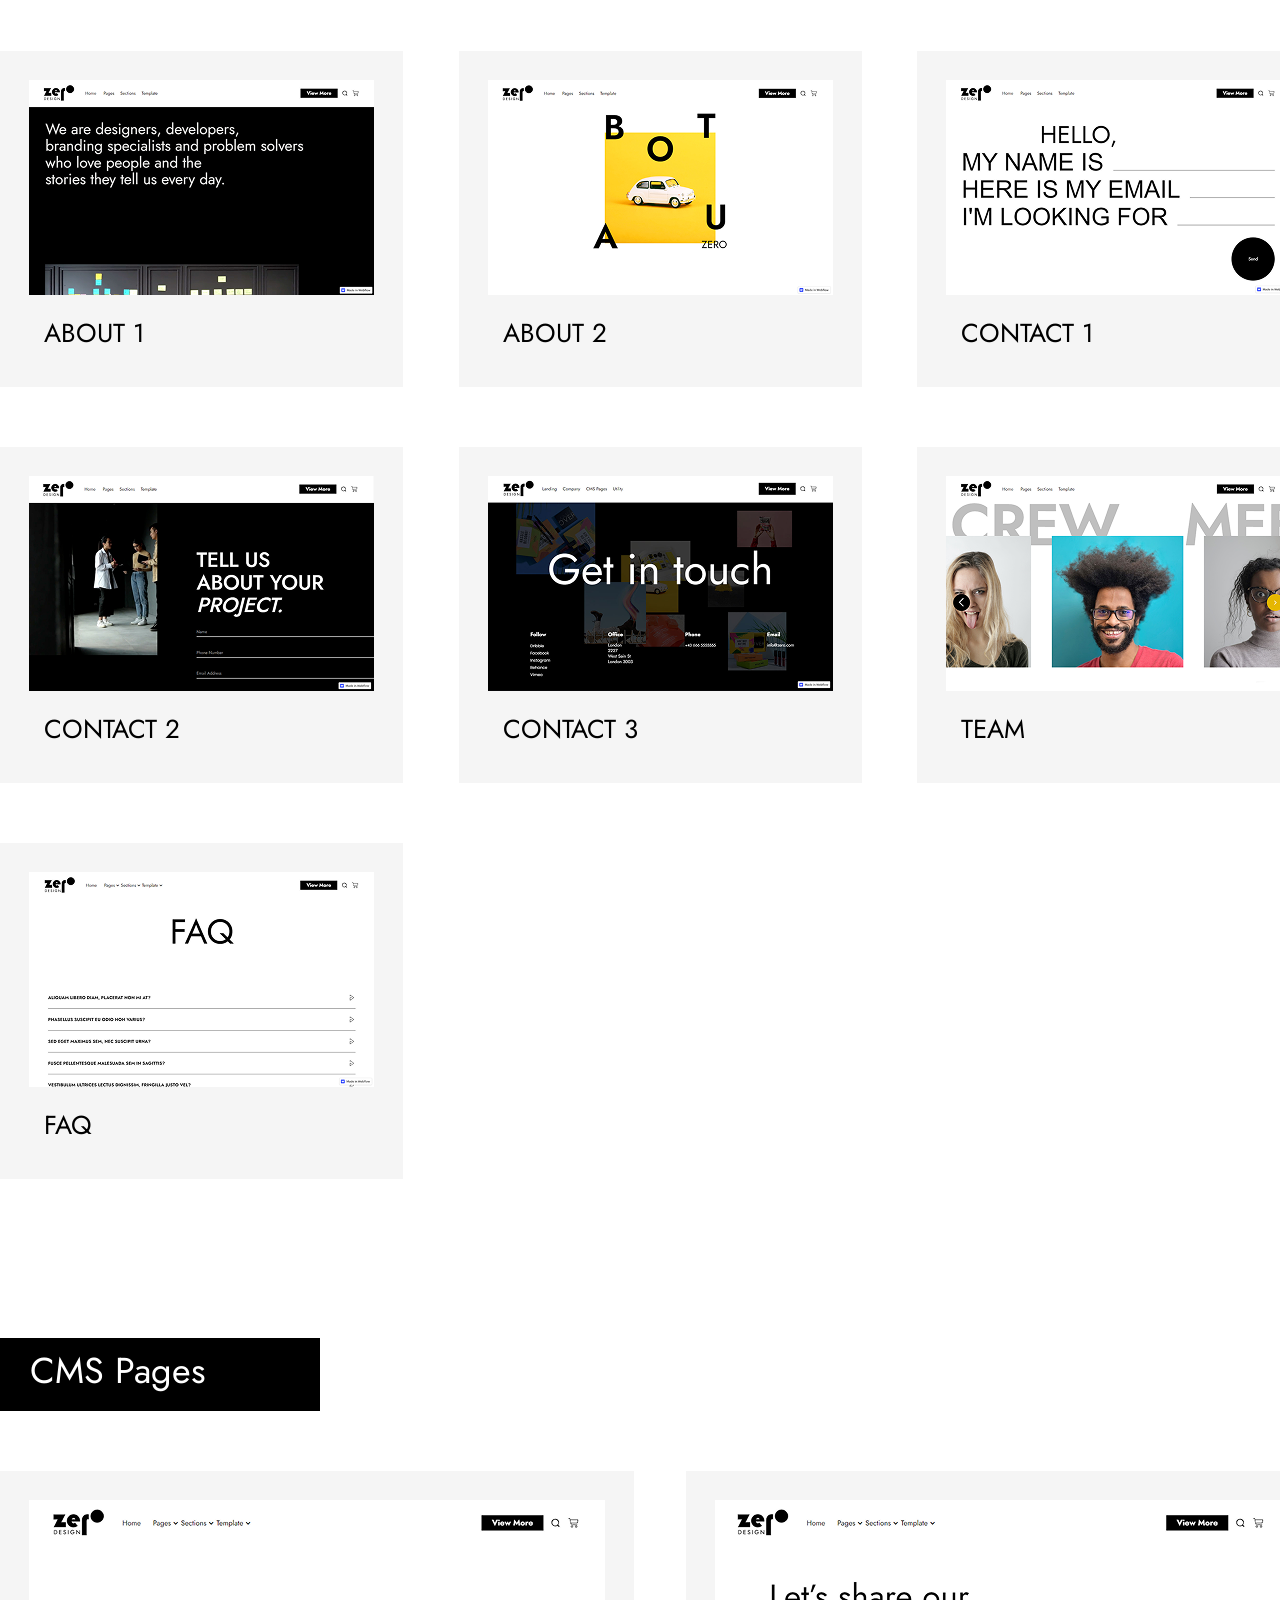
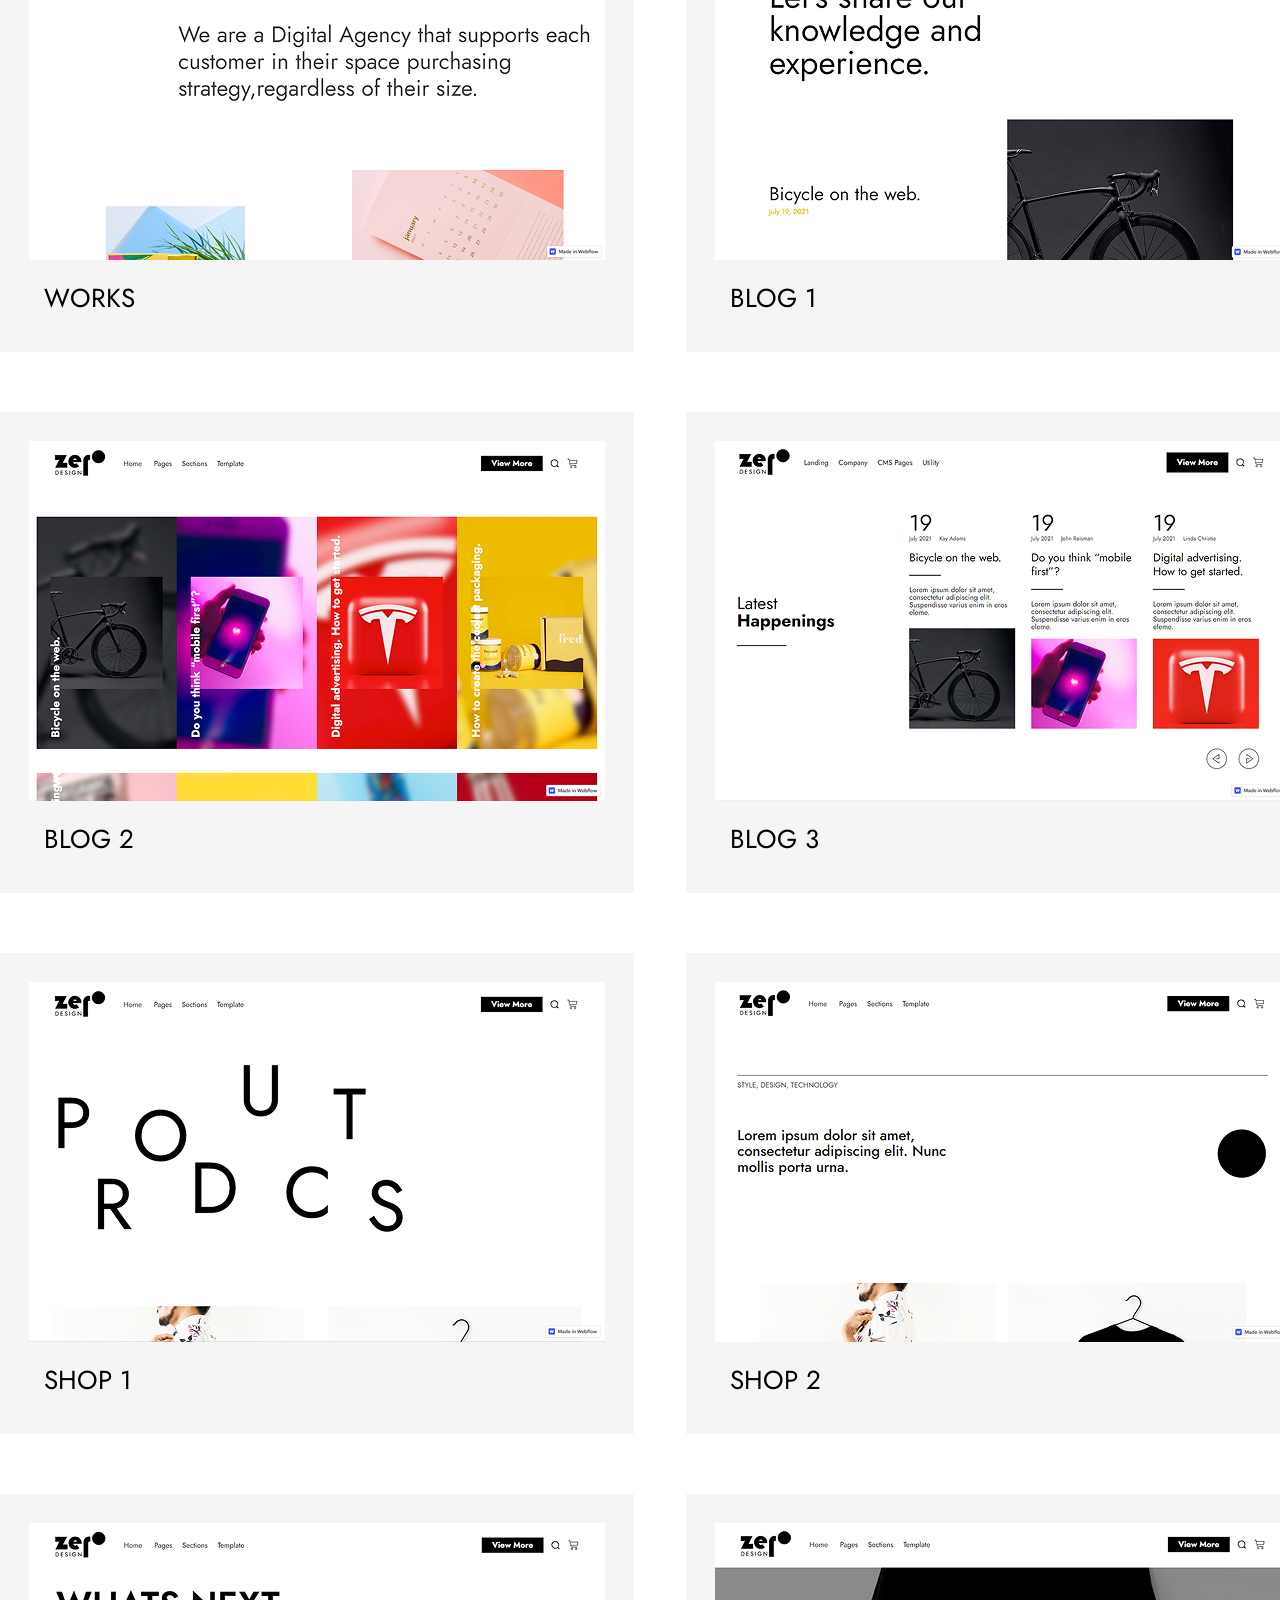
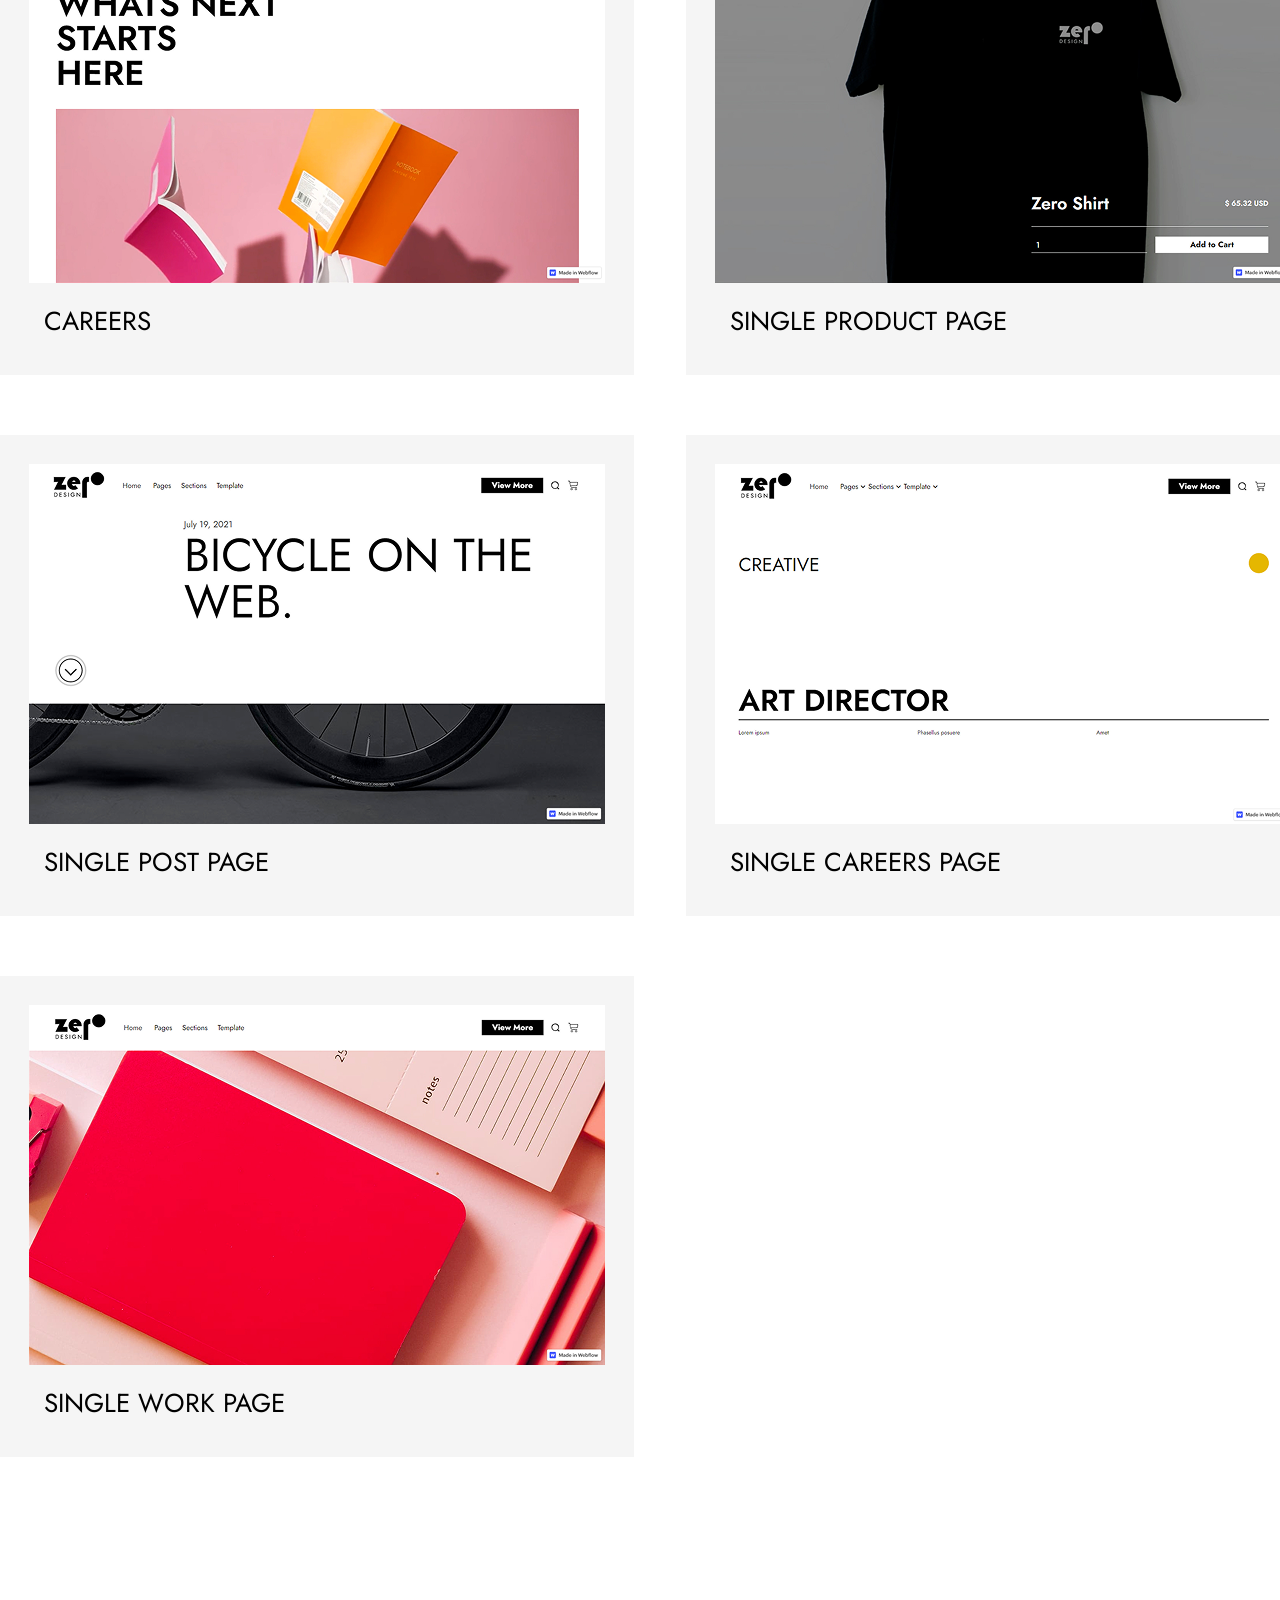
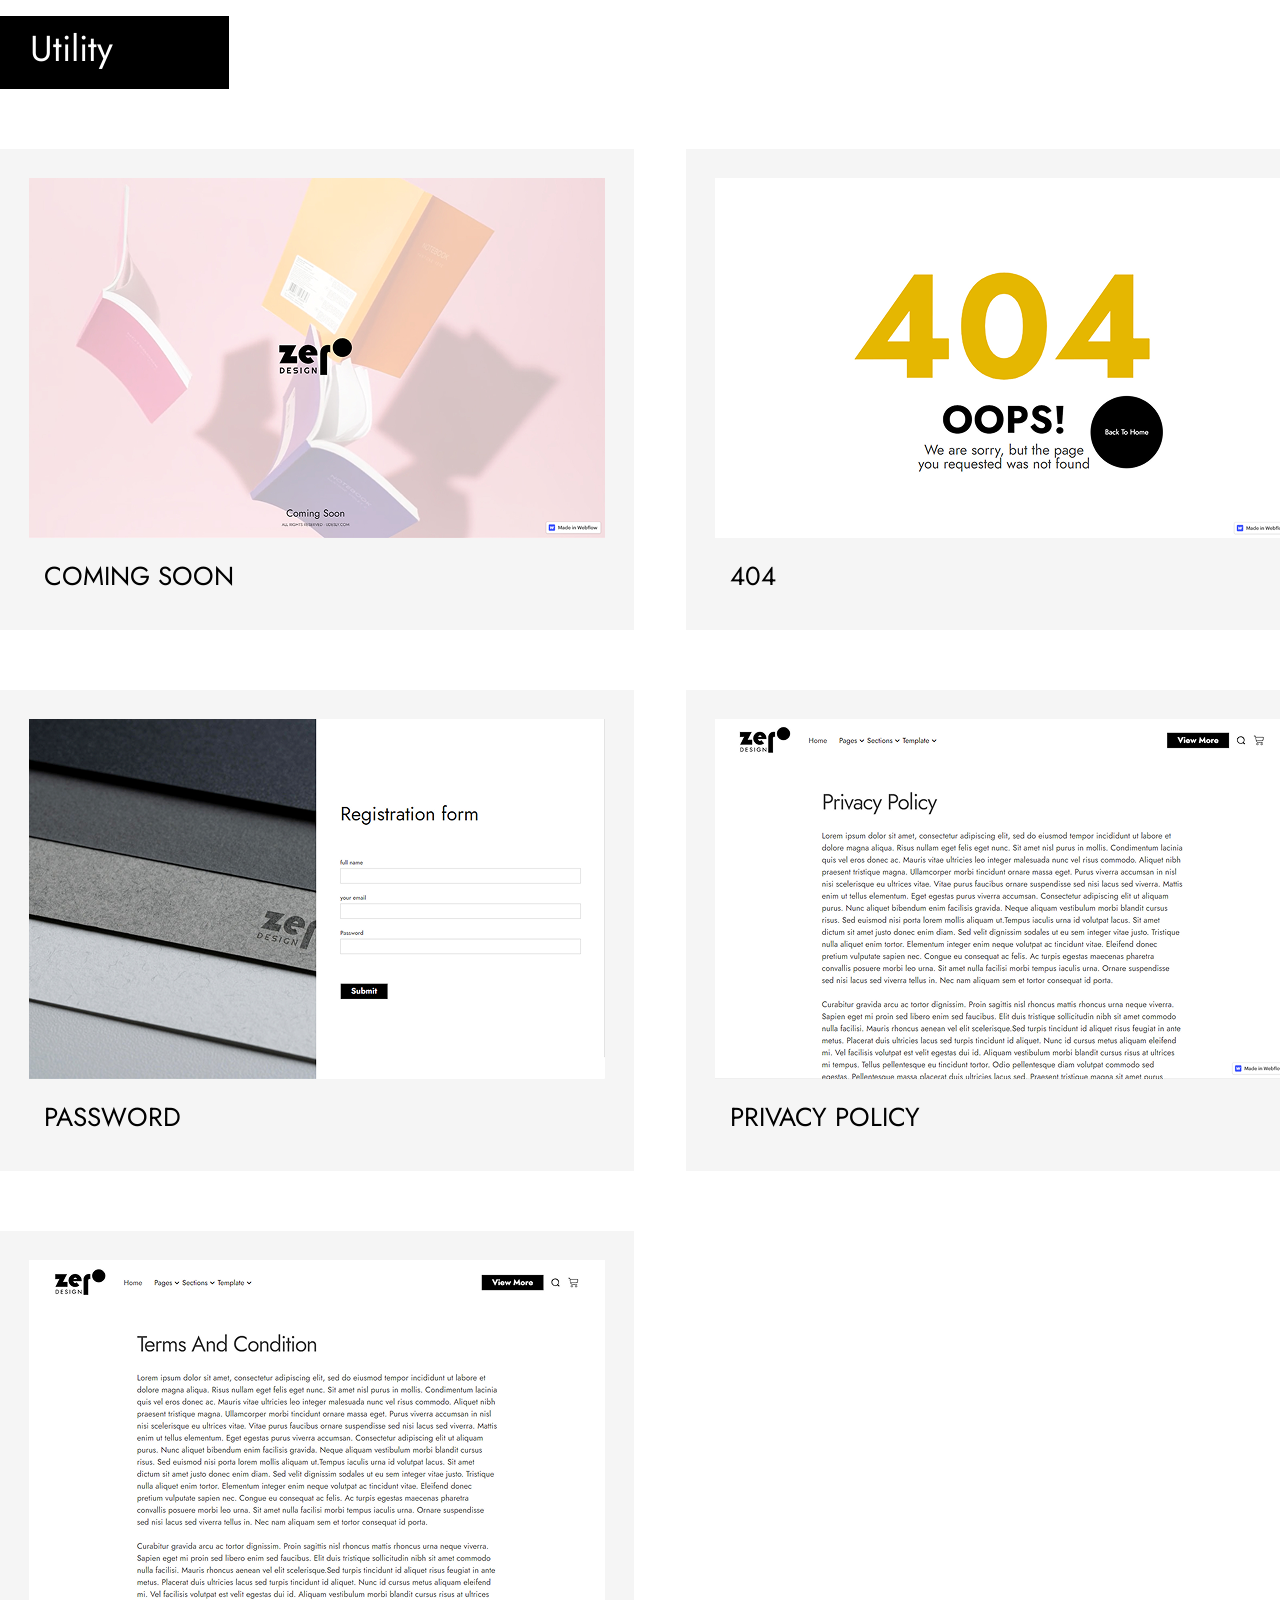
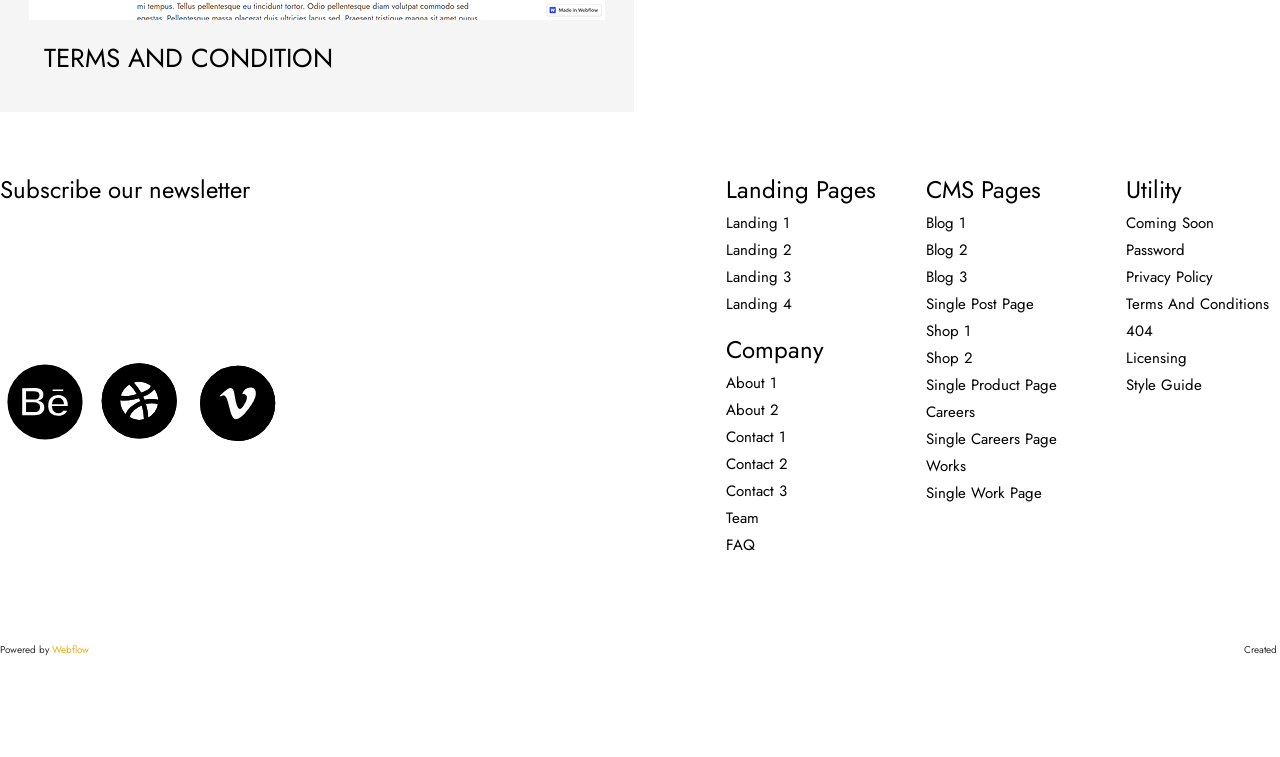
<file: zeroDesign/index.html>
<!DOCTYPE html>
<html lang="en">

<head>
  <meta charset="UTF-8">
  <meta name="viewport" content="width=device-width, initial-scale=1.0">
  <link rel="stylesheet" href="css/style.css">
  <link rel="preconnect" href="https://fonts.googleapis.com">
  <link rel="preconnect" href="https://fonts.gstatic.com" crossorigin>
  <link type="image/x-icon" href="img/web_design_icon_193941.ico" rel="shortcut icon">
  <link href="https://fonts.googleapis.com/css2?family=Jost:ital,wght@0,100..900;1,100..900&display=swap"
    rel="stylesheet">
  <title>zeroDesign</title>
</head>

<body>
  <div class="nav">
    <div class="container nav-container">
      <div class="nav-logo">
        <img src="img/Logo.svg" alt="" class="nav-logo__img">
      </div>
      <ul class="nav-list">
        <li class="nav-list__li" id="Landing"><a href="#land">Landing</a></li>
        <li class="nav-list__li" id="Company"><a href="#comp">Company</a></li>
        <li class="nav-list__li" id="CMS"><a href="#pages">CMS Pages</a></li>
        <li class="nav-list__li" id="Utility"><a href="#util">Utility</a></li>
      </ul>
      <div class="nav-buttons">
        <button class="nav-buttons__buy">$129 Buy Now</button>
        <a href="" class="nav-buttons__search"><img class="nav-buttons__search-img" src="img/search.svg" alt=""></a>
        <a href="" class="nav-buttons__basket"><img class="nav-buttons__basket-img" src="img/basket.svg" alt=""></a>
      </div>
    </div>
  </div>
  <!-- <nav> -->
  <div class="product">
    <div class="container product-container">
      <div class="product-wrapper">
        <div class="product-text">
          <h1 class="product-text__title">A stylish UI Kit</h1>
          <h2 class="product-text__subtitle">for all web creatives</h2>
          <p class="product-text__info">Zero is a Webflow Ecommerce and CMS UI kit including several carefully designed
            page layouts.</p>
        </div>
        <div class="product-info">
          <div class="product-info__box">
            <img src="img/crown.svg" alt="" class="product-info__img">
            <p class="product-info__text">smooth<br>interactions</p>
          </div>
          <div class="product-info__box">
            <img src="img/888.svg" alt="" class="product-info__img">
            <p class="product-info__text">many<br>page layouts</p>
          </div>
          <div class="product-info__box">
            <img src="img/coub.svg" alt="" class="product-info__img">
            <p class="product-info__text">fully<br>responsive</p>
          </div>
          <div class="product-info__box">
            <img src="img/hours.svg" alt="" class="product-info__img">
            <p class="product-info__text">fast<br>customization</p>
          </div>
        </div>
      </div>
      <img src="img/product.png" alt="" class="product-img">
    </div>
  </div>
  <!-- Product -->
  <div class="company">
    <div class="container company-container">
      <img src="img/botau.png" alt="" class="company-img">
      <div class="company-info">
        <h1 class="company-info__title">Zero Design</h1>
        <p class="company-info__subtitle">Includes a total of 10 static pages, divided like this: 4 Landing pages, 2
          About pages, 2 Contact page, 1 Team page, 1 FAQ page. In addition to these, there are Webflow CMS driven
          pages: Blog (in 2 variations), Shop (in 2 variations), Works and Careers. All with their respective single
          pages!</p>
        <div class="company-info__buttons">
          <p class="company-info__buttons-button" id="btn-1">4 LANDING</p>
          <p class="company-info__buttons-button" id="btn-2">2 ABOUT</p>
          <p class="company-info__buttons-button" id="btn-3">3 CONTACT</p>
        </div>
        <div class="company-info__buttons">
          <p class="company-info__buttons-button" id="btn-4">3 BLOG</p>
          <p class="company-info__buttons-button" id="btn-5">2 SHOP</p>
          <div class="company-info__buttons">
            <p class="company-info__buttons-button" id="btn-6">WORKS</p>
            <p class="company-info__buttons-button" id="btn-7">TEAM</p>
            <p class="company-info__buttons-button" id="btn-8">CAREERS</p>
          </div>
          <div class="company-info__buttons">
            <p class="company-info__buttons-button" id="btn-9">FORMS</p>
            <p class="company-info__buttons-button" id="btn-10">UTILITY</p>
          </div>
      </div>
    </div>
  </div>
  </div>
  <!--Company  -->
  <div class="landing">
    <div class="container landing-container" id="land">
      <h1 class="landing-title">
        LANDING PAGES
      </h1>
      <div class="landing-pages">
        <div class="landing-pages__box">
          <img src="img/landing-1.png" alt="Lending-1" class="landing-pages__box-img">
          <h2 class="landing-pages__box-title">Landing 1</h2>
        </div>
        <div class="landing-pages__box">
          <img src="img/landing-2.png" alt="Landing 2" class="landing-pages__box-img">
          <h2 class="landing-pages__box-title">Landing 2</h2>
        </div>
        <div class="landing-pages__box">
          <img src="img/landing-3.png" alt="Landing 3" class="landing-pages__box-img">
          <h2 class="landing-pages__box-title">Landing 3</h2>
        </div>
        <div class="landing-pages__box">
          <img src="img/landing-4.png" alt="Landing 4" class="landing-pages__box-img">
          <h2 class="landing-pages__box-title">Landing 4</h2>
        </div>
      </div>
    </div>
  </div>
  <!-- /.lending -->
  <div class="info">
    <div class="container info-container" id="comp">
      <h1 class="info-title">Company</h1>
      <div class="info-wrapper">
        <div class=info-wrapper__box>
          <img src="img/about-1.png" alt="about-1" class="info-wrapper__box-img">
          <h2 class="info-wrapper__box-title">About 1</h2>
        </div>
        <div class=info-wrapper__box>
          <img src="img/about-2.png" alt="about-2" class="info-wrapper__box-img">
          <h2 class="info-wrapper__box-title">About 2</h2>
        </div>
        <div class=info-wrapper__box>
          <img src="img/contact-1.png" alt="contact 1" class="info-wrapper__box-img">
          <h2 class="info-wrapper__box-title">Contact 1</h2>
        </div>
        <div class=info-wrapper__box>
          <img src="img/contact-2.png" alt="contact-2" class="info-wrapper__box-img">
          <h2 class="info-wrapper__box-title">Contact 2</h2>
        </div>
        <div class=info-wrapper__box>
          <img src="img/contact-3.png" alt="contact-3" class="info-wrapper__box-img">
          <h2 class="info-wrapper__box-title">Contact 3</h2>
        </div>
        <div class=info-wrapper__box>
          <img src="img/team.png" alt="team" class="info-wrapper__box-img">
          <h2 class="info-wrapper__box-title">Team</h2>
        </div>
        <div class=info-wrapper__box>
          <img src="img/FAQ.png" alt="FAQ" class="info-wrapper__box-img">
          <h2 class="info-wrapper__box-title">FAQ</h2>
        </div>
      </div>
    </div>
  </div>
  <!-- /.info -->
  <div class="pages">
    <div class="container pages-container" id="pages">
      <h1 class="pages-title">
        CMS Pages
      </h1>
      <div class="pages-wrapper">
        <div class="pages-wrapper__box">
          <img src="img/works.png" alt="works" class="pages-wrapper__box-img">
          <h2 class="pages-wrapper__box-title">works</h2>
        </div>
        <div class="pages-wrapper__box">
          <img src="img/Blog-1.png" alt="Blog-1" class="pages-wrapper__box-img">
          <h2 class="pages-wrapper__box-title">Blog 1</h2>
        </div>
        <div class="pages-wrapper__box">
          <img src="img/Blog-2.png" alt="Blog-2" class="pages-wrapper__box-img">
          <h2 class="pages-wrapper__box-title">Blog 2</h2>
        </div>
        <div class="pages-wrapper__box">
          <img src="img/Blog-3.png" alt="Blog-3" class="pages-wrapper__box-img">
          <h2 class="pages-wrapper__box-title">Blog 3</h2>
        </div>
        <div class="pages-wrapper__box">
          <img src="img/Shop-1.png" alt="Shop-1" class="pages-wrapper__box-img">
          <h2 class="pages-wrapper__box-title">Shop 1</h2>
        </div>
        <div class="pages-wrapper__box">
          <img src="img/Shop-2.png" alt="Shop-2" class="pages-wrapper__box-img">
          <h2 class="pages-wrapper__box-title">Shop 2</h2>
        </div>
        <div class="pages-wrapper__box">
          <img src="img/Careers.png" alt="Careers" class="pages-wrapper__box-img">
          <h2 class="pages-wrapper__box-title">Careers</h2>
        </div>
        <div class="pages-wrapper__box">
          <img src="img/SPG.png" alt="single product page" class="pages-wrapper__box-img">
          <h2 class="pages-wrapper__box-title">single product page</h2>
        </div>
        <div class="pages-wrapper__box">
          <img src="img/SPP.png" alt="Single post page" class="pages-wrapper__box-img">
          <h2 class="pages-wrapper__box-title">Single post page</h2>
        </div>
        <div class="pages-wrapper__box">
          <img src="img/SCP-2.png" alt="single careers page" class="pages-wrapper__box-img">
          <h2 class="pages-wrapper__box-title">single careers page</h2>
        </div>
        <div class="pages-wrapper__box">
          <img src="img/Swp.png" alt="Single work page" class="pages-wrapper__box-img">
          <h2 class="pages-wrapper__box-title">Single work page</h2>
        </div>
      </div>
    </div>
  </div>
  <!-- /.pages -->
  <div class="utility">
    <div class="container utility-container" id="util">
      <h1 class="utility-title">Utility</h1>
      <div class="utility-wrapper">
        <div class="utility-wrapper__box">
          <img src="img/Coming-soon.png" alt="Coming soon" class="utility-wrapper__box-img">
          <h2 class="utility-wrapper__box-title">Coming soon</h2>
        </div>
        <div class="utility-wrapper__box">
          <img src="img/404.png" alt="404" class="utility-wrapper__box-img">
          <h2 class="utility-wrapper__box-title">404</h2>
        </div>
        <div class="utility-wrapper__box">
          <img src="img/password.png" alt="password" class="utility-wrapper__box-img">
          <h2 class="utility-wrapper__box-title">password</h2>
        </div>
        <div class="utility-wrapper__box">
          <img src="img/privacy-police.png" alt="privacy policy" class="utility-wrapper__box-img">
          <h2 class="utility-wrapper__box-title">privacy policy</h2>
        </div>
        <div class="utility-wrapper__box">
          <img src="img/terms-and-ondition.png" alt="terms and condition" class="utility-wrapper__box-img">
          <h2 class="utility-wrapper__box-title">terms and condition</h2>
        </div>
      </div>
    </div>
  </div>
  <!-- /.utility -->
  <div class="footer">
    <div class="container footer-container">
      <div class="footer-subscribe">
        <p class="footer-subscribe__title">Subscribe our newsletter</p>
        <div class="footer-subscribe__icons">
          <img src="img/Be-icon.svg" alt="Be" class="footer-subscribe__icons-img">
          <img src="img/ball.svg" alt="boll" class="footer-subscribe__icons-img">
          <img src="img/veveve.svg" alt="veveve" class="footer-subscribe__icons-img">
        </div>
      </div>
      <div class="footer-nav">
        <ul class="footer-nav__block footer-nav__block_landing">
          <li class="footer-nav__block-title"><a href="">Landing Pages</a></li>
          <li class="footer-nav__block-item"><a href="">Landing 1</a></li>
          <li class="footer-nav__block-item"><a href="">Landing 2</a></li>
          <li class="footer-nav__block-item"><a href="">Landing 3</a></li>
          <li class="footer-nav__block-item"><a href="">Landing 4</a></li>
        </ul>
        <ul class="footer-nav__block footer-nav__block_pages">
          <li class="footer-nav__block-title"><a href="">CMS Pages</a></li>
          <li class="footer-nav__block-item"><a href="">Blog 1</a></li>
          <li class="footer-nav__block-item"><a href="">Blog 2</a></li>
          <li class="footer-nav__block-item"><a href="">Blog 3</a></li>
          <li class="footer-nav__block-item"><a href="">Single Post Page</a></li>
          <li class="footer-nav__block-item"><a href="">Shop 1</a></li>
          <li class="footer-nav__block-item"><a href="">Shop 2</a></li>
          <li class="footer-nav__block-item"><a href="">Single Product Page</a></li>
          <li class="footer-nav__block-item"><a href="">Careers</a></li>
          <li class="footer-nav__block-item"><a href="">Single Careers Page</a></li>
          <li class="footer-nav__block-item"><a href="">Works</a></li>
          <li class="footer-nav__block-item"><a href="">Single Work Page</a></li>
        </ul>
        <ul class="footer-nav__block footer-nav__block-utility">
          <li class="footer-nav__block-title"><a href="">Utility</a></li>
          <li class="footer-nav__block-item"><a href="">Coming Soon</a></li>
          <li class="footer-nav__block-item"><a href="">Password</a></li>
          <li class="footer-nav__block-item"><a href="">Privacy Policy</a></li>
          <li class="footer-nav__block-item"><a href="">Terms And Conditions</a></li>
          <li class="footer-nav__block-item"><a href="">404</a></li>
          <li class="footer-nav__block-item"><a href="">Licensing</a></li>
          <li class="footer-nav__block-item"><a href="">Style Guide</a></li>
        </ul>
        <ul class="footer-nav__block footer-nav__block-company">
          <li class="footer-nav__block-title"><a href="">Company</a></li>
          <li class="footer-nav__block-item"><a href="">About 1</a></li>
          <li class="footer-nav__block-item"><a href="">About 2</a></li>
          <li class="footer-nav__block-item"><a href="">Contact 1</a></li>
          <li class="footer-nav__block-item"><a href="">Contact 2</a></li>
          <li class="footer-nav__block-item"><a href="">Contact 3</a></li>
          <li class="footer-nav__block-item"><a href="">Team</a></li>
          <li class="footer-nav__block-item"><a href="">FAQ</a></li>
        </ul>
      </div>
      <div class="footer-subtitle">
        <p class="footer-subtitle__text">Powered by <span class='footer-subtitle__text-span'>Webflow</span></p>
        <p class="footer-subtitle__text">Created by <span class='footer-subtitle__text-span'>Udesly</span></p>
      </div>
    </div>
  </div>
  <!-- /.footer -->
</body>
</html>
</file>
<file: House/css/style.css>
@keyframes show {
  0% {
    opacity: 0;
  }
  100% {
    opacity: 1;
  }
}
html {
  scroll-behavior: smooth;
}

body {
  font-family: sans-serif;
  margin: 0;
}

header {
  background-color: #E1EDE6;
}

.container {
  margin: auto;
  width: 1110px;
}

.header-container {
  margin: auto;
  width: 1110px;
  display: flex;
  justify-content: space-between;
  align-items: center;
  padding: 38px 0 38px 0;
}
.header-info {
  display: flex;
  width: 470px;
  justify-content: space-between;
}
.header-info__button {
  background-color: #E1EDE6;
  border: none;
  border-radius: 5px;
  display: flex;
  text-align: center;
  color: #598D66;
}
.header-info__button:focus {
  background: #D4E8D9;
}
.header-info__button:active {
  background-color: #bbd5c2;
  border: 2px solid #2C2D35;
}
.header-info__button-img {
  margin: 0;
}
.header-text {
  font-size: 20px;
  font-weight: 500;
  text-decoration: none;
  color: #2C2D35;
}
.header-text:hover {
  color: #598D66;
}
.header-text:focus {
  color: #2C2D35;
  background-color: #D4E8D9;
}
.header-text:active {
  color: #376B44;
}

.main-img {
  height: 621px;
}
.main-img__bird {
  height: 100%;
}
.main-container {
  display: flex;
  justify-content: space-between;
}
.main-info {
  padding-top: 145px;
  margin-left: 30px;
}
.main-info__title {
  font-weight: 500;
  font-size: 60px;
  line-height: 66px;
  color: #2C2D35;
  margin-bottom: 20px;
  margin-top: 0;
}
.main-info__title-green {
  color: #598D66;
}
.main-info__subtitle {
  font-weight: 500;
  font-size: 18px;
  color: #86928B;
  line-height: 27px;
  margin-bottom: 60px;
  margin-top: 0;
}
.main-info__button {
  text-decoration: none;
  border: 2px solid #598D66;
  padding: 21px 60px;
  background-color: #fff;
  color: #598D66;
  font-weight: 500;
  font-size: 20px;
}
.main-info__button:hover {
  color: #fff;
  background-color: #598D66;
}
.main-info__button:focus {
  color: #598D66;
  background-color: #D4E8D9;
  outline: 1px solid #598D66;
}
.main-info__button:active {
  color: #fff;
  background-color: #376B44;
}

.aside-nav {
  display: flex;
  align-items: center;
  justify-content: space-between;
}
.aside-nav__title {
  color: #2C2D35;
  font-weight: 500;
  font-size: 40px;
  line-height: 44px;
}
.aside-nav__info-button {
  padding: 10px 20px;
  border-radius: 15px;
  border: none;
  background-color: #D4E8D9;
  margin-left: 32px;
}
.aside-nav__info-button:hover {
  color: #fff;
  background-color: #598D66;
}
.aside-nav__info-button:focus {
  outline: 3px solid #598D66;
}
.aside-nav__info-button:active {
  color: #fff;
  background-color: #376B44;
}
.aside-slider {
  display: flex;
  flex-wrap: wrap;
  justify-content: space-between;
  animation: show 0.5s linear;
}
.aside-slider__hidden {
  display: none;
}
.aside-slider__slide {
  width: 310px;
  height: 700px;
  padding: 20px 20px 25px 20px;
  background-color: #E1EDE6;
  margin-bottom: 30px;
  font-weight: 500;
}
.aside-slider__slide-subtitle {
  color: #86928B;
  font-size: 18px;
  margin: 20px 0 10px 0;
}
.aside-slider__slide-title {
  color: #2C2D35;
  font-size: 30px;
  margin: 0;
  margin-bottom: 8px;
}
.aside-slider__slide-info {
  color: #2C2D35;
  font-size: 18px;
  margin: 0;
  margin-bottom: 30px;
}
.aside-slider__slide-price {
  color: #598D66;
  font-size: 24px;
  margin: 0;
  margin-bottom: 20px;
}
.aside-slider__slide-button {
  border: 2px solid #598D66;
  padding: 20px 60px;
  color: #598D66;
  font-size: 20px;
  width: 100%;
}
.aside-slider__slide-button:hover {
  color: #fff;
  background-color: #598D66;
}
.aside-slider__slide-button:focus {
  outline: 3px solid #598D66;
}
.aside-slider__slide-button:active {
  color: #fff;
  background-color: #376B44;
}

article {
  background-image: url(../img/promo.png);
  background-repeat: no-repeat;
  background-size: cover;
  background-position: center;
  height: 574px;
}

.article-container {
  color: #fff;
  height: 100%;
}
.article-title {
  display: flex;
  padding-top: 70px;
  width: 50%;
}
.article-title__img {
  margin: 0 20px 0 0;
}
.article-title__text {
  font-size: 40px;
  line-height: 40px;
  margin: 0;
  font-weight: 500;
}
.article-info {
  width: 50%;
  margin: 20px 0 0 0;
}
.article-info__text {
  font-size: 18px;
  line-height: 27px;
  margin: 0 0 35px 0;
}
.article-info__button {
  margin-top: 60px;
  padding: 20px 60px;
  background-color: #EEDB6D;
  color: #000000;
  font-size: 20px;
  border: none;
}
.article-info__button:hover {
  color: #000000;
  background-color: #FAEB97;
}
.article-info__button:focus {
  color: #000000;
  background-color: #FAEB97;
  outline: 1px solid #A38314;
}
.article-info__button:active {
  color: #000000;
  background-color: #D9B949;
}

.team {
  display: flex;
  margin: 0;
  font-weight: 500;
  margin-top: 70px;
  margin-bottom: 70px;
}
.team-img {
  margin: 0;
  margin-right: 30px;
}
.team-text__info {
  margin: 0;
  margin-top: 124px;
}
.team-text__info-title {
  font-size: 40px;
  line-height: 44px;
}
.team-text__info-text {
  font-size: 18px;
  line-height: 27px;
  margin: 0;
  margin-bottom: 20px;
}
.team-text__friends-img {
  margin: 0;
  margin-right: 30px;
}

footer {
  background-color: #E1EDE6;
  padding: 23px 0;
}

.footer-we {
  display: flex;
  justify-content: space-between;
}
.footer-we__block {
  margin: 0;
  margin-right: 142px;
}
.footer-we__block-number {
  margin: 35px 0 8px 0;
  font-size: 20px;
}
.footer-we__block-subtitle {
  font-size: 18px;
  color: #86928B;
}
.footer-we__reproduction {
  margin: 0;
  margin-right: 58px;
  padding-top: 20px;
}
.footer-we__reproduction-title {
  text-decoration: none;
  font-size: 20px;
  color: #2C2D35;
}
.footer-we__reproduction-title:hover {
  color: #598D66;
}
.footer-we__reproduction-title:focus {
  color: #2C2D35;
  background-color: #D4E8D9;
}
.footer-we__reproduction-title:active {
  color: #376B44;
}
.footer-we__reproduction-text {
  font-size: 18px;
  color: #86928B;
}
.footer-we__new {
  margin: 20px 60px 0 0;
}
.footer-we__new-title {
  text-decoration: none;
  font-size: 20px;
  color: #2C2D35;
}
.footer-we__new-title:hover {
  color: #598D66;
}
.footer-we__new-title:focus {
  color: #2C2D35;
  background-color: #D4E8D9;
}
.footer-we__new-title:active {
  color: #376B44;
}
.footer-we__new-text {
  font-size: 18px;
  color: #86928B;
}
.footer-we__info {
  margin: 20px 0 0 0;
}
.footer-we__info-title {
  text-decoration: none;
  font-size: 20px;
  color: #2C2D35;
}
.footer-we__info-title:hover {
  color: #598D66;
}
.footer-we__info-title:focus {
  color: #2C2D35;
  background-color: #D4E8D9;
}
.footer-we__info-title:active {
  color: #376B44;
}
.footer-we__info-text {
  font-size: 18px;
  color: #86928B;
}
.footer-we__contaks {
  margin: 0;
  padding-top: 26px;
  margin-left: 200px;
}
.footer-we__contaks-image__img {
  margin: 0;
  margin-right: 30px;
}
.footer-we__contaks-text {
  font-size: 12px;
  color: #86928B;
}

.container-basket {
  position: fixed;
  top: 0;
  left: 0;
  width: 100%;
  height: 100%;
  z-index: 999;
  background-color: rgba(0, 0, 0, 0.3);
  overflow-y: auto;
  visibility: hidden;
  opacity: 0;
}
.container-basket__open {
  visibility: visible;
  opacity: 1;
}

.basket {
  display: flex;
  flex-wrap: wrap;
  margin: 2% 18% 2% 18%;
  border-radius: 10px;
  box-shadow: 0px 5px 32px 5px rgba(0, 0, 0, 0.54);
  padding-bottom: 30px;
  background-color: #fff;
}
.basket-title {
  width: 100%;
  text-align: center;
}
.basket-modal__close {
  border: none;
  background-color: transparent;
  padding: 5px;
  position: absolute;
  top: 0px;
  right: 18.8%;
  top: 6%;
}
.basket-wrapper {
  margin-left: 20px;
  z-index: 1;
}
.basket-slider {
  display: flex;
  justify-content: space-between;
  flex-wrap: wrap;
  width: 1000%;
  margin: auto;
  opacity: 100%;
  z-index: 1;
  padding: 2%;
}
.basket-slider__delete {
  border: 2px solid #598D66;
  padding: 10px 30px;
  color: #598D66;
  font-size: 12px;
  width: 100%;
}
.basket-slider__delete:hover {
  color: #598D66;
}
.basket-slider__delete:focus {
  color: #2C2D35;
  background-color: #D4E8D9;
}
.basket-slider__delete:active {
  color: #376B44;
}
.basket-slider__buy {
  border: 2px solid #598D66;
  padding: 10px 30px;
  color: #598D66;
  font-size: 18px;
  width: 60%;
  margin: auto;
}
.basket-slider__buy:hover {
  color: #598D66;
}
.basket-slider__buy:focus {
  color: #2C2D35;
  background-color: #D4E8D9;
}
.basket-slider__buy:active {
  color: #376B44;
}
.basket-slider__slide {
  border-radius: 5px;
  width: 400px;
  padding: 10px;
  display: flex;
  flex-wrap: wrap;
  margin-bottom: 2%;
  background-color: #E1EDE6;
  z-index: inherit;
}
.basket-slider__slide-img {
  width: 40%;
}

@media (max-width: 1280px) {
  .container {
    width: 980px;
  }
  .aside-slider__slide {
    width: 250px;
    height: 520px;
  }
  .aside-slider__slide-img {
    width: 100%;
  }
  .aside-slider__slide-subtitle {
    font-size: 14px;
    margin: 8px 0 5px 0;
  }
  .aside-slider__slide-title {
    font-size: 19px;
    margin-bottom: 5px;
  }
  .aside-slider__slide-info {
    font-size: 13px;
    margin-bottom: 15px;
  }
  .aside-slider__slide-price {
    font-size: 19px;
  }
  .aside-slider__slide-button {
    padding: 10px 10px;
  }
  .article-title {
    padding-top: 35px;
    width: 68%;
    margin-bottom: 70px;
  }
  .article-info__text {
    margin: 0 0 35px;
  }
  .article-info__button {
    margin-top: 35px;
  }
}
@media (max-width: 992px) {
  .container {
    width: 920px;
  }
  .main-info {
    padding-top: 110px;
  }
  .main-info__title {
    font-size: 45px;
    line-height: 55px;
  }
  .main-info__button {
    padding: 16px 50px;
  }
  .footer-we__block {
    margin-right: 130px;
  }
  .footer-we__block-number {
    font-size: 15px;
  }
  .footer-we__block-subtitle {
    font-size: 15px;
  }
  .footer-we__reproduction-title {
    font-size: 18px;
  }
  .footer-we__reproduction-text {
    font-size: 15px;
  }
  .footer-we__new-title {
    font-size: 18px;
  }
  .footer-we__new-text {
    font-size: 15px;
  }
  .footer-we__info-title {
    font-size: 18px;
  }
  .footer-we__info-text {
    font-size: 15px;
  }
  .footer-we__contaks {
    margin-left: 100px;
  }
  .footer-we__contaks-image {
    display: flex;
  }
}
@media (max-width: 768px) {
  .container {
    width: 690px;
  }
  .main-img {
    height: 380px;
  }
  .main-info {
    padding-top: 30px;
  }
  .main-info__title {
    font-size: 40px;
  }
  .main-info__subtitle {
    margin-bottom: 40px;
  }
  .aside-nav__title {
    font-size: 30px;
  }
  .aside-slider__slide {
    width: 281px;
    height: 562px;
  }
  article {
    background-image: url(../img/Rectangle.png);
  }
  .article-title {
    margin-bottom: 30px;
  }
  .article-title__img {
    margin-top: 10px;
    width: 60px;
    height: 60px;
  }
  .article-title__text {
    font-size: 30px;
  }
  .article-info {
    width: 90%;
  }
  .article-info__text {
    line-height: 33px;
  }
  .team {
    display: flex;
    flex-wrap: wrap;
  }
  .team-img {
    width: 80%;
  }
  .team-text__info {
    margin-top: 40px;
  }
  .team-text__info-title {
    font-size: 33px;
  }
  .footer-we {
    flex-wrap: wrap;
  }
  .footer-we__block {
    display: grid;
    grid-template-columns: 74%;
    grid-template-rows: 52px 52px;
    grid-template-areas: "logo num" "logo sub";
    margin: 0;
    width: 100%;
  }
  .footer-we__block-logo {
    width: 143px;
    margin-top: 30px;
    grid-area: logo;
  }
  .footer-we__block-number {
    grid-area: num;
    font-size: 20px;
  }
  .footer-we__block-subtitle {
    grid-area: sub;
  }
}
@media (max-width: 480px) {
  .container {
    width: 90%;
  }
  .header-container {
    display: flex;
    flex-wrap: wrap;
  }
  .header-logo {
    width: 100%;
    text-align: center;
    border-bottom: 2px solid #C3D1C6;
    margin-bottom: 16px;
  }
  .header-logo__img {
    margin-bottom: 16px;
  }
  .header-text {
    font-size: 18px;
  }
  .main-container {
    padding-top: 10px;
  }
  .main-img {
    height: 239px;
    padding-top: 35px;
  }
  .main-info {
    margin-left: 10px;
  }
  .main-info__title {
    font-size: 27px;
    line-height: 35px;
  }
  .main-info__subtitle {
    font-size: 13px;
    line-height: 19px;
  }
  .main-info__button {
    font-size: 16px;
  }
  .aside-nav {
    flex-wrap: wrap;
  }
  .aside-nav__title {
    font-size: 24px;
    margin-top: 50px;
  }
  .aside-nav__info {
    margin-bottom: 20px;
  }
  .aside-slider {
    justify-content: center;
  }
  article {
    height: 715px;
    background-position: -450px;
  }
  .article-title__img {
    width: 50px;
    height: 50px;
  }
  .article-title__text {
    font-size: 24px;
    line-height: 30px;
  }
  .article-info {
    font-size: 18px;
    line-height: 22px;
  }
  .article-info__text {
    margin-bottom: 30px;
  }
  .footer-we {
    display: grid;
    grid-template-columns: 50%;
    grid-template-rows: 110px 130px 110px;
    grid-template-areas: "block rep" "block rep" "new info" "new info" "cont cont";
  }
  .footer-we__block {
    display: block;
    padding-left: 40px;
    width: 100%;
    grid-area: block;
  }
  .footer-we__reproduction {
    padding-top: 105px;
    grid-area: rep;
    padding-left: 50px;
  }
  .footer-we__new {
    grid-area: new;
    padding-left: 50px;
  }
  .footer-we__info {
    grid-area: info;
    padding-left: 50px;
  }
  .footer-we__contaks {
    border-top: 2px solid #C3D1C6;
    grid-area: cont;
    display: flex;
    flex-wrap: wrap;
    margin: 0;
    justify-content: center;
  }
  .footer-we__contaks-image {
    height: 18px;
    width: 100%;
    margin: 0 145px 0 145px;
    justify-content: space-between;
  }
  .footer-we__contaks-image__img {
    margin: 0;
  }
}
@media (max-width: 320px) {
  .container {
    width: 90%;
  }
}/*# sourceMappingURL=style.css.map */
</file>
<file: moon rivel/css/style.css>
body {
  font-family: Forum, Roboto Condensed, sans-serif;
  margin: 0;
  margin: 0;
  overflow-x: hidden;
  margin: 0;
  padding: 0;
  width: 100%;
  height: 100%;
  font-family: sans-serif;
}

.container {
  max-width: 1100px;
  margin: auto;
}

@keyframes circle-to-square {
  0% {
    width: 100%;
    background-color: #ffffff;
    height: 0px;
  }
  50% {
    width: 100%;
    height: 150px;
    background-color: rgba(3, 3, 3, 0.4823529412);
  }
}
@keyframes tuc-tuc {
  0% {
    transform: scale(1);
  }
  50% {
    transform: scale(1.2);
  }
  100% {
    transform: scale(1.1);
  }
}
@keyframes zoom {
  0% {
    transform: scale(1);
  }
  100% {
    transform: scale(1.2);
  }
}
.header-background {
  width: 562px;
  height: 1024px;
  position: absolute;
  right: 0;
  top: 0;
  z-index: 0;
  background-color: #272727;
  animation-name: circle-to-square;
  animation-duration: 3s;
  animation-timing-function: ease;
}
.header-container {
  display: flex;
  padding-top: 50px;
}
.header-nav {
  margin-left: 590px;
  z-index: 1;
  display: flex;
  justify-content: space-between;
  width: 25%;
  align-items: center;
}
.header-nav__like-img:hover {
  animation-name: tuc-tuc;
  animation-duration: 1s;
  animation-direction: reverse;
  animation-iteration-count: infinite;
}
.header-nav__user-img:hover {
  animation-name: zoom;
  animation-duration: 5s;
  animation-direction: reverse;
  animation-iteration-count: 1;
}
.header-nav__basket-img:hover {
  animation-name: zoom;
  animation-duration: 10s;
  animation-direction: reverse;
  animation-iteration-count: 1;
}
.header__menu {
  z-index: 1;
  margin-left: 100px;
  align-content: center;
}
.header__menu-img:hover {
  animation-name: zoom;
  animation-duration: 10s;
  animation-direction: reverse;
  animation-iteration-count: 1;
}

.news {
  height: 595px;
  padding-top: 326px;
  cursor: pointer;
}
.news-container {
  position: relative;
  height: 552px;
}
.news-title {
  font-size: 64px;
  font-weight: 400;
  margin-bottom: 66px;
}
.news-subtitle__line {
  margin-left: 129px;
}
.news-subtitle__text {
  font-family: Roboto Condensed;
  font-style: italic;
  font-weight: 300;
  margin-left: 38px;
}
.news-img {
  position: absolute;
  top: 10%;
  right: 17.1%;
}
.news-name {
  font-family: serif;
  position: absolute;
  right: 0;
  bottom: 0;
  text-align: right;
}
.news-name__title {
  color: #fff;
  text-transform: uppercase;
  font-weight: 400;
  font-size: 16px;
  letter-spacing: 2px;
}
.news-name__subtitle {
  font-family: Roboto Condensed;
  color: #C2C2C2;
  font-weight: 300;
  font-size: 18px;
}
.news-name__price {
  color: #EFC58B;
  font-size: 18px;
  font-weight: 300;
}

.section {
  margin-top: 30px;
  position: relative;
  height: 610px;
}
.section-container {
  display: flex;
  justify-content: space-between;
}
.section-img {
  position: absolute;
  top: 0;
  left: 0;
  width: 100%;
  z-index: -1;
}
.section-info {
  display: flex;
  flex-direction: column;
  align-items: center;
  width: 31.5%;
  z-index: 2;
  color: #fff;
  padding-top: 242px;
  text-align: center;
  cursor: pointer;
}
.section-info__subtitle {
  font-family: Roboto Condensed;
  font-size: 20px;
  font-weight: 300;
  margin: 0;
}
.section-info__title {
  font-size: 64px;
  font-weight: 400;
  margin: 3px 0 23px 0;
}

.geo {
  position: relative;
  margin-top: 20px;
}
.geo-container {
  display: flex;
  max-width: 100%;
}
.geo-menu {
  background-color: #272727;
  min-width: 40%;
  top: 0;
  left: 0;
  padding: 171px 0 171px 162px;
  color: #fff;
}
.geo-menu__title {
  font-size: 48px;
  font-weight: 400;
}
.geo-menu__subtitle {
  font-family: Roboto Condensed;
  font-weight: 300;
  font-size: 18px;
  width: 55%;
}
.geo-menu__form {
  width: 386px;
  margin-top: 83px;
  height: 40px;
  border-bottom: 1.8px solid #fff;
  padding: 0;
}
.geo-menu__form-search {
  height: 100%;
  width: 88%;
  background-color: #272727;
  color: #fff;
  outline: none;
  border: none;
  border-bottom: 1.8px solid #fff;
  padding: 0;
}
.geo-menu__form-button {
  height: 100%;
  border: none;
  background-color: rgba(28, 28, 28, 0);
  padding-bottom: 8px;
}
.geo-card {
  z-index: 99;
  position: absolute;
  width: 50%;
  height: 680px;
  right: 0;
  top: 0;
}
.geo-card__img {
  width: 100%;
  height: 100%;
}

#map {
  width: 100%;
  box-shadow: 0 4px 10px rgba(0, 0, 0, 0.5);
  filter: invert(1) hue-rotate(180deg) brightness(0.7) contrast(1.2);
}

.fresh {
  margin-top: 20px;
}
.fresh-container {
  max-width: 100%;
  display: flex;
  justify-content: space-between;
  height: 850px;
}
.fresh-left {
  display: flex;
  flex-direction: column;
  justify-content: space-between;
}
.fresh-left__box {
  width: 400px;
  height: 49%;
  background-color: #EDEDED;
  overflow: hidden;
  padding-left: 30px;
  transition: filter 0.3s ease;
}
.fresh-left__box:hover {
  filter: brightness(0.7);
  cursor: pointer;
}
.fresh-left__box-img {
  margin: 47px 70px 67px 40px;
  transition: transform 0.3s ease;
}
.fresh-left__box-title {
  color: #000000;
  text-transform: uppercase;
  font-weight: 400;
  font-size: 16px;
  letter-spacing: 2px;
  margin: 0 0 9px 0;
}
.fresh-left__box-subtitle {
  font-family: Roboto Condensed;
  color: #757575;
  font-weight: 300;
  font-size: 18px;
  margin: 0 0 9px 0;
}
.fresh-left__box-price {
  color: #EFC58B;
  font-size: 18px;
  font-weight: 300;
  margin: 0;
}
.fresh-right {
  display: flex;
  flex-direction: column;
  justify-content: space-between;
}
.fresh-right__box {
  width: 400px;
  height: 49%;
  background-color: #EDEDED;
  padding-left: 30px;
  transition: filter 0.3s ease;
}
.fresh-right__box:hover {
  filter: brightness(0.7);
  cursor: pointer;
}
.fresh-right__box-img {
  margin: -10px 40px -5px 40px;
  transition: transform 0.3s ease;
}
.fresh-right__box-title {
  color: #000000;
  text-transform: uppercase;
  font-weight: 400;
  font-size: 16px;
  letter-spacing: 2px;
  margin: 0 0 9px 0;
}
.fresh-right__box-subtitle {
  font-family: Roboto Condensed;
  color: #757575;
  font-weight: 300;
  font-size: 18px;
  margin: 0 0 9px 0;
}
.fresh-right__box-price {
  color: #EFC58B;
  font-size: 18px;
  font-weight: 300;
  margin: 0;
}
.fresh-center {
  background-image: url(../img/etoile.png);
  width: 600px;
  height: 100%;
  background-repeat: no-repeat;
  background-position: center center;
  background-size: cover;
}
.fresh-center:hover {
  filter: brightness(0.7);
  cursor: pointer;
}
.fresh-center__wrapper {
  padding: 714px 300px 20px 30px;
}
.fresh-center__title {
  color: #ffffff;
  text-transform: uppercase;
  font-weight: 400;
  font-size: 16px;
  letter-spacing: 2px;
  margin: 0 0 9px 0;
}
.fresh-center__subtitle {
  font-family: Roboto Condensed;
  color: #ffffff;
  font-weight: 300;
  font-size: 18px;
  margin: 0 0 9px 0;
}
.fresh-center__price {
  color: #ffffff;
  font-size: 18px;
  font-weight: 300;
  margin: 0;
}

.fresh-left__box:hover .fresh-left__box-img {
  transform: scale(1.1);
}

.works {
  padding-top: 100px;
  position: relative;
  margin-top: 50px;
  background-color: #272727;
  width: 100%;
  height: 786px;
}
.works-title {
  font-family: serif;
  font-weight: 400;
  font-size: 48px;
  text-transform: uppercase;
  color: #ffffff;
}

.slider {
  width: 90%;
  margin: 50px auto;
  position: relative;
  perspective: 1000px;
}
.slider-slides {
  display: flex;
  transition: transform 0.5s ease-in-out;
}
.slider-slides__slide {
  min-width: 33.3333333333%;
  transition: transform 0.5s, opacity 0.5s;
  transform-origin: center center;
}
.slider-slides__slide-img {
  width: 95%;
  height: 385px;
  -o-object-fit: cover;
     object-fit: cover;
  border-radius: 10px;
  box-shadow: 0 5px 15px rgba(0, 0, 0, 0.3);
}
.slider-button {
  position: absolute;
  top: 515px;
  transform: translateY(-50%);
  background: transparent;
  border: none;
  cursor: pointer;
  padding: 10px;
  z-index: 10;
}
.slider-button__prev {
  left: 800px;
}
.slider-button__prev-img {
  width: 50px;
}
.slider-button__next {
  right: -155px;
}
.slider-button__next-img {
  width: 50px;
}
.slider-social {
  position: absolute;
  top: 495px;
  left: 0;
}
.slider-social__icon {
  margin-right: 20px;
}

.progress-dots {
  display: flex;
  justify-content: end;
  gap: 8px;
  margin-top: 120px;
}

.dot {
  width: 8px;
  height: 8px;
  background-color: gray;
  border-radius: 50%;
  opacity: 0.5;
  transition: all 0.3s ease;
}
.dot.active {
  transform: scale(2);
  opacity: 1;
  background-color: #fff;
}

.feedback-container {
  max-width: 100%;
  display: flex;
}
.feedback-block {
  padding-left: 183px;
  padding-top: 180px;
}
.feedback-block__title {
  font-size: 18px;
  text-transform: uppercase;
  margin-bottom: 30px;
}
.feedback-block__tel {
  color: #959595;
  font-size: 22px;
  margin-bottom: 110px;
}
.feedback-block__subtitle {
  font-size: 18px;
  text-transform: uppercase;
}
.feedback-block__form {
  display: flex;
  align-items: center;
  border-bottom: 2px solid #000;
  width: -moz-fit-content;
  width: fit-content;
  padding-bottom: 4px;
}
.feedback-block__form-light {
  border-bottom: 2px solid #fff;
}
.feedback-block__form-input {
  border: none;
  outline: none;
  font-size: 16px;
  padding: 4px 8px;
  background: transparent;
}
.feedback-block__form-button {
  background: transparent;
  border: none;
  cursor: pointer;
  padding: 4px 8px;
  display: flex;
  align-items: center;
}

#result {
  margin-top: 15px;
}

.footer {
  background-color: #272727;
  color: #fff;
  padding-top: 80px;
  padding-bottom: 90px;
  margin: -4px;
}
.footer-block__list {
  display: flex;
  justify-content: space-between;
  text-transform: uppercase;
  list-style: none;
}
.footer-block__list-item a {
  color: #fff;
  text-decoration: none;
  font-size: 14px;
}
.footer-subblock {
  margin-top: 90px;
  display: flex;
}
.footer-subblock__logo {
  margin-right: 314px;
}
.footer-subblock__box {
  margin-right: 80px;
  text-transform: uppercase;
  font-size: 14px;
}
.footer-subblock__box-title {
  margin-bottom: 15px;
  margin-top: 0;
}
.footer-subblock__box-tel {
  color: #C2C2C2;
  margin-bottom: 15px;
}
.footer-subblock__box-icons__icon {
  margin-right: 20px;
}
.footer-subblock__wrapper-title {
  text-transform: uppercase;
  margin-top: 0;
}
.footer-subblock__wrapper-links {
  display: flex;
  align-items: center;
  margin-top: 15px;
}/*# sourceMappingURL=style.css.map */
</file>
<file: zeroDesign/css/style.css>
* {
  box-sizing: border-box;
  margin: 0;
  padding: 0;
}

body {
  font-family: jost, sans-serif;
  margin: 0;
}

.container {
  width: 1320px;
  margin: auto;
}

a {
  text-decoration: none;
  color: #000000;
}

.nav-container {
  display: flex;
  align-items: center;
  justify-content: space-between;
  padding: 17px 0 17px 0;
}
.nav-logo {
  margin-right: -40%;
  cursor: pointer;
}
.nav-list {
  display: flex;
  justify-content: space-between;
  list-style-type: none;
  padding: 0;
}
.nav-list__li {
  margin-right: 25px;
  transition: 0.5s;
  text-align: center;
}
.nav-list__li:hover {
  transform: scale(1.2);
  cursor: pointer;
}
.nav-buttons {
  display: flex;
  align-items: center;
  justify-content: space-between;
  border: none;
}
.nav-buttons__buy {
  padding: 15px 34px;
  background-color: #000000;
  color: #FFFFFF;
  font-size: 15px;
  border: 3px double #000000;
}
.nav-buttons__buy:hover {
  background-color: rgba(0, 0, 0, 0.8);
  color: #FFFFFF;
  border: 3px ridge #fff;
}
.nav-buttons__buy:focus {
  border: 3px double #fff;
}
.nav-buttons__buy:active {
  background-color: rgba(255, 255, 255, 0.8);
  color: #000000;
  border: 3px double #000000;
}
.nav-buttons__search {
  margin-left: 25px;
  transition: 0.5s;
  text-align: center;
}
.nav-buttons__search:hover {
  transform: scale(1.2);
  cursor: pointer;
}
.nav-buttons__basket {
  margin-left: 10px;
  transition: 0.5s;
  text-align: center;
}
.nav-buttons__basket:hover {
  transform: scale(1.2);
  cursor: pointer;
}

.product-container {
  display: flex;
  margin-top: 10px;
  margin-bottom: 180px;
}
.product-wrapper {
  display: flex;
  flex-wrap: wrap;
  width: 50%;
}
.product-text__title {
  font-size: 81px;
  font-weight: 400;
  margin: 80px 0 40px 0;
}
.product-text__subtitle {
  font-size: 50px;
  font-weight: 400;
  margin: 0 0 46px 0;
}
.product-text__info {
  font-size: 22px;
  font-weight: 400;
  margin: 0;
}
.product-img {
  width: 50%;
  margin-left: 20px;
}
.product-info {
  text-align: center;
  display: flex;
  justify-content: start;
  width: 96%;
}
.product-info__box {
  margin-right: 66px;
}
.product-info__img {
  width: 30px;
  height: 30px;
}
.product-info__text {
  font-size: 10px;
  margin: 0;
}

.company-container {
  display: flex;
  margin-bottom: 65px;
}
.company-img {
  width: 660px;
  height: 440px;
  margin-top: 60px;
}
.company-info {
  margin-left: 50px;
}
.company-info__title {
  font-size: 96px;
  font-weight: 400;
  margin: 0 0 43px 0;
}
.company-info__subtitle {
  font-size: 22px;
  font-weight: 400;
  margin-bottom: 28px;
}
.company-info__buttons {
  display: flex;
  flex-wrap: wrap;
  list-style-type: none;
  width: 100%;
}
.company-info__buttons-button {
  cursor: not-allowed;
  background-color: #000000;
  color: #fff;
  display: flex;
  justify-content: center;
  align-items: center;
  margin-right: 10px;
  margin-bottom: 8px;
  padding: 9px 30px 9px 16px;
  font-size: 14px;
}

#btn-1 {
  width: 124px;
}

#btn-2 {
  width: 107px;
}

#btn-3 {
  width: 128px;
}

#btn-4 {
  width: 97px;
}

#btn-5 {
  width: 97px;
}

#btn-6 {
  width: 96px;
}

#btn-7 {
  width: 85px;
}

#btn-8 {
  width: 106px;
}

#btn-9 {
  width: 93px;
}

#btn-10 {
  width: 96px;
}

.landing-container {
  padding-top: 99px;
}
.landing-title {
  font-size: 36px;
  margin: 0;
  padding: 6px 100px 14px 30px;
  background-color: #000000;
  color: #fff;
  font-weight: normal;
  width: 431px;
  margin-bottom: 60px;
}
.landing-pages {
  display: flex;
  flex-wrap: wrap;
  justify-content: space-between;
  overflow: hidden;
  margin-bottom: 68px;
}
.landing-pages__box {
  padding: 29px 29px 35px 29px;
  margin-bottom: 61px;
  background-color: rgba(0, 0, 0, 0.0392156863);
}
.landing-pages__box-img {
  transition: scale 400ms;
}
.landing-pages__box-img:hover {
  scale: 105%;
}
.landing-pages__box-title {
  font-size: 26px;
  text-transform: uppercase;
  margin: 13px 0 0 15px;
  font-weight: normal;
}

.info-container {
  padding-top: 99px;
}
.info-title {
  font-size: 36px;
  margin: 0;
  padding: 6px 100px 14px 30px;
  background-color: #000000;
  color: #fff;
  font-weight: normal;
  width: 288px;
  margin-bottom: 60px;
}
.info-wrapper {
  display: flex;
  flex-wrap: wrap;
  justify-content: space-between;
  overflow: hidden;
}
.info-wrapper__box {
  padding: 29px 29px 35px 29px;
  margin-bottom: 60px;
  background-color: rgba(0, 0, 0, 0.0392156863);
}
.info-wrapper__box-img {
  transition: scale 400ms;
}
.info-wrapper__box-img:hover {
  scale: 105%;
}
.info-wrapper__box-title {
  font-size: 26px;
  text-transform: uppercase;
  margin: 13px 0 0 15px;
  font-weight: normal;
}

.pages-container {
  padding-top: 99px;
}
.pages-title {
  font-size: 36px;
  margin: 0;
  padding: 6px 100px 14px 30px;
  background-color: #000000;
  color: #fff;
  font-weight: normal;
  width: 320px;
  margin-bottom: 60px;
}
.pages-wrapper {
  display: flex;
  flex-wrap: wrap;
  justify-content: space-between;
  overflow: hidden;
}
.pages-wrapper__box {
  padding: 29px 29px 35px 29px;
  margin-bottom: 60px;
  background-color: rgba(0, 0, 0, 0.0392156863);
}
.pages-wrapper__box-img {
  transition: scale 400ms;
}
.pages-wrapper__box-img:hover {
  scale: 105%;
}
.pages-wrapper__box-title {
  font-size: 26px;
  text-transform: uppercase;
  margin: 13px 0 0 15px;
  font-weight: normal;
}

.utility-container {
  padding-top: 99px;
}
.utility-title {
  font-size: 36px;
  margin: 0;
  padding: 6px 100px 14px 30px;
  background-color: #000000;
  color: #fff;
  font-weight: normal;
  width: 229px;
  margin-bottom: 60px;
}
.utility-wrapper {
  display: flex;
  flex-wrap: wrap;
  justify-content: space-between;
  overflow: hidden;
}
.utility-wrapper__box {
  padding: 29px 29px 35px 29px;
  margin-bottom: 60px;
  background-color: rgba(0, 0, 0, 0.0392156863);
}
.utility-wrapper__box-img {
  transition: scale 400ms;
}
.utility-wrapper__box-img:hover {
  scale: 105%;
}
.utility-wrapper__box-title {
  font-size: 26px;
  text-transform: uppercase;
  margin: 13px 0 0 15px;
  font-weight: normal;
}

.footer-container {
  display: flex;
  margin-bottom: 100px;
  flex-wrap: wrap;
}
.footer-subscribe {
  width: 55%;
}
.footer-subscribe__title {
  font-size: 24px;
  margin-bottom: 150px;
}
.footer-nav {
  display: grid;
  grid-template-columns: repeat(3, 170px);
  grid-template-rows: 30px repeat(4, 20px) 30px repeat(6, 20px);
  grid-column-gap: 30px;
  grid-row-gap: 10px;
}
.footer-nav__block {
  list-style-type: none;
}
.footer-nav__block-landing {
  grid-area: 1/1/6/2;
}
.footer-nav__block-pages {
  grid-area: 1/2/12/3;
}
.footer-nav__block-utility {
  grid-area: 1/3/9/4;
}
.footer-nav__block-company {
  grid-area: 6/1/13/2;
}
.footer-nav__block-title {
  font-size: 24px;
}
.footer-nav__block-item {
  font-size: 15px;
  margin-top: 5px;
}
.footer-subtitle {
  margin-top: 100px;
  width: 100%;
  display: flex;
  justify-content: space-between;
}
.footer-subtitle__text {
  font-size: 10px;
  color: #333333;
}
.footer-subtitle__text-span {
  color: #E2B013;
}/*# sourceMappingURL=style.css.map */
</file>
